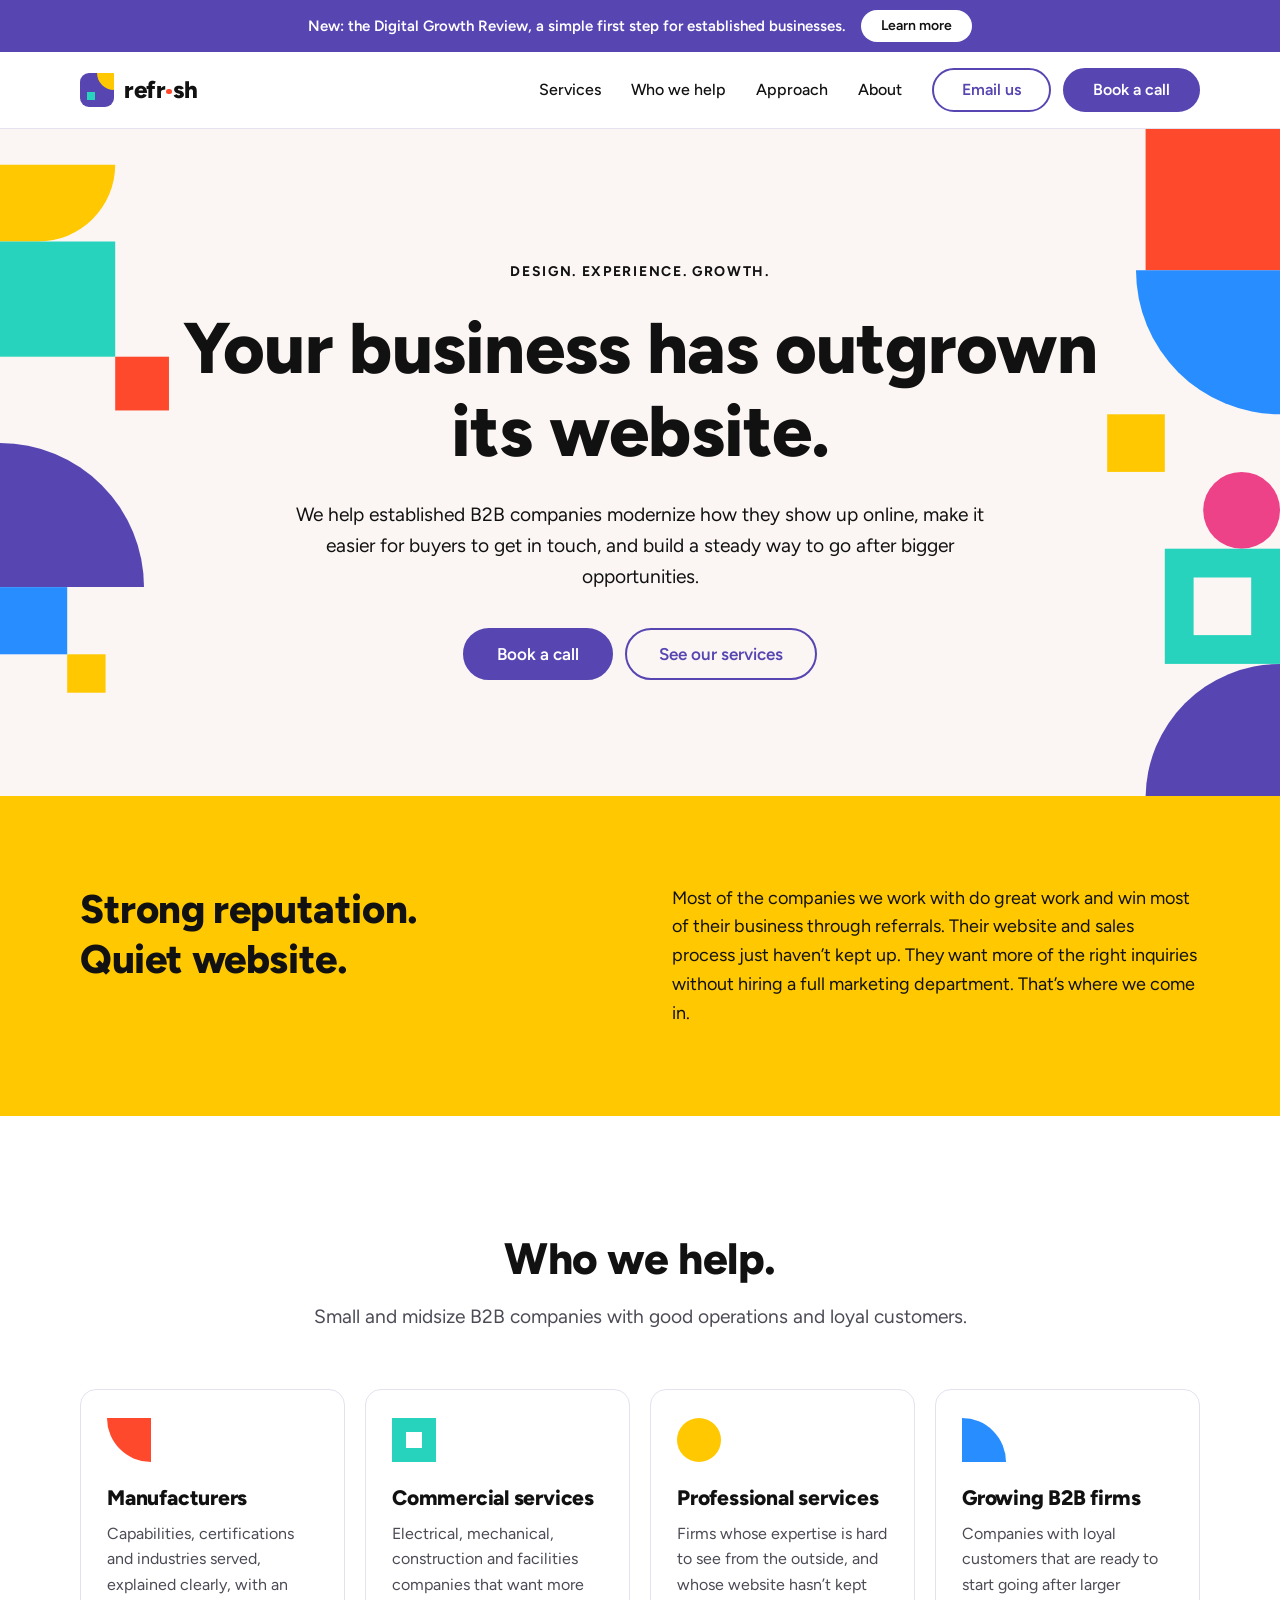
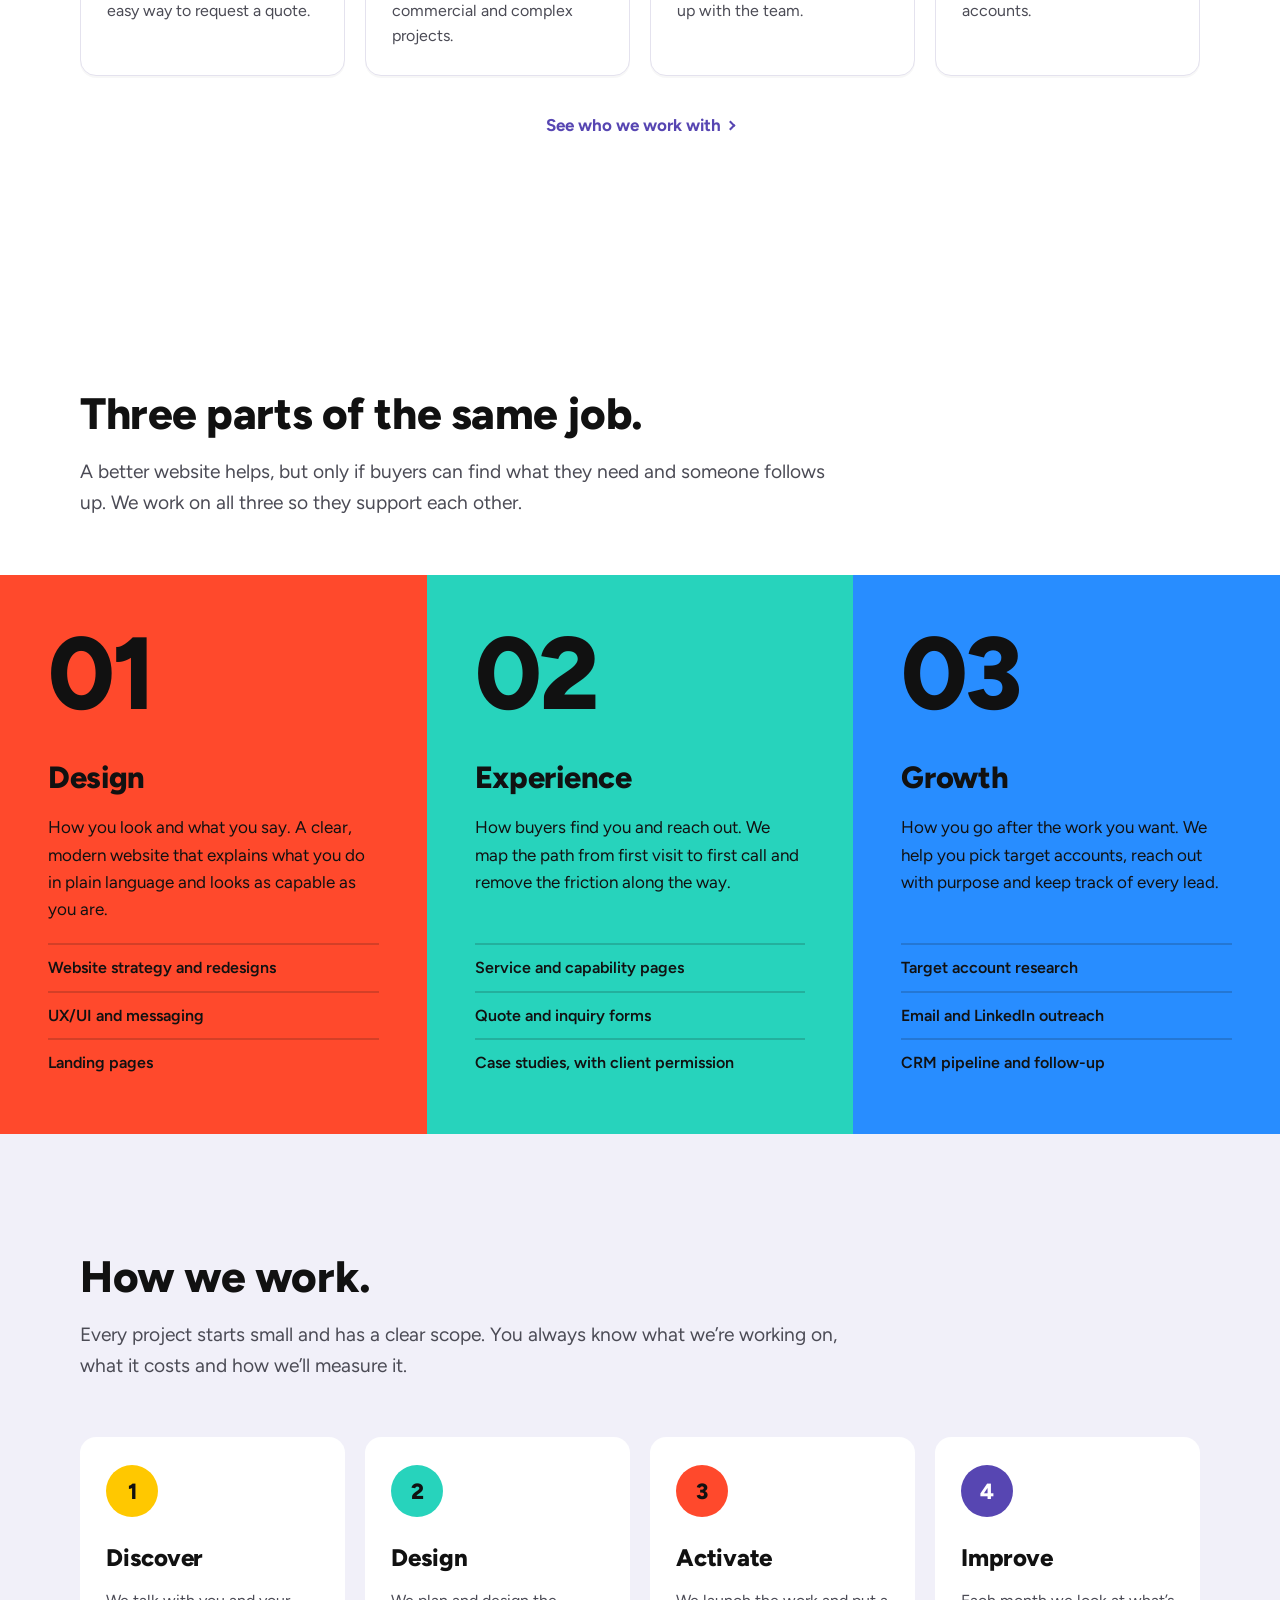
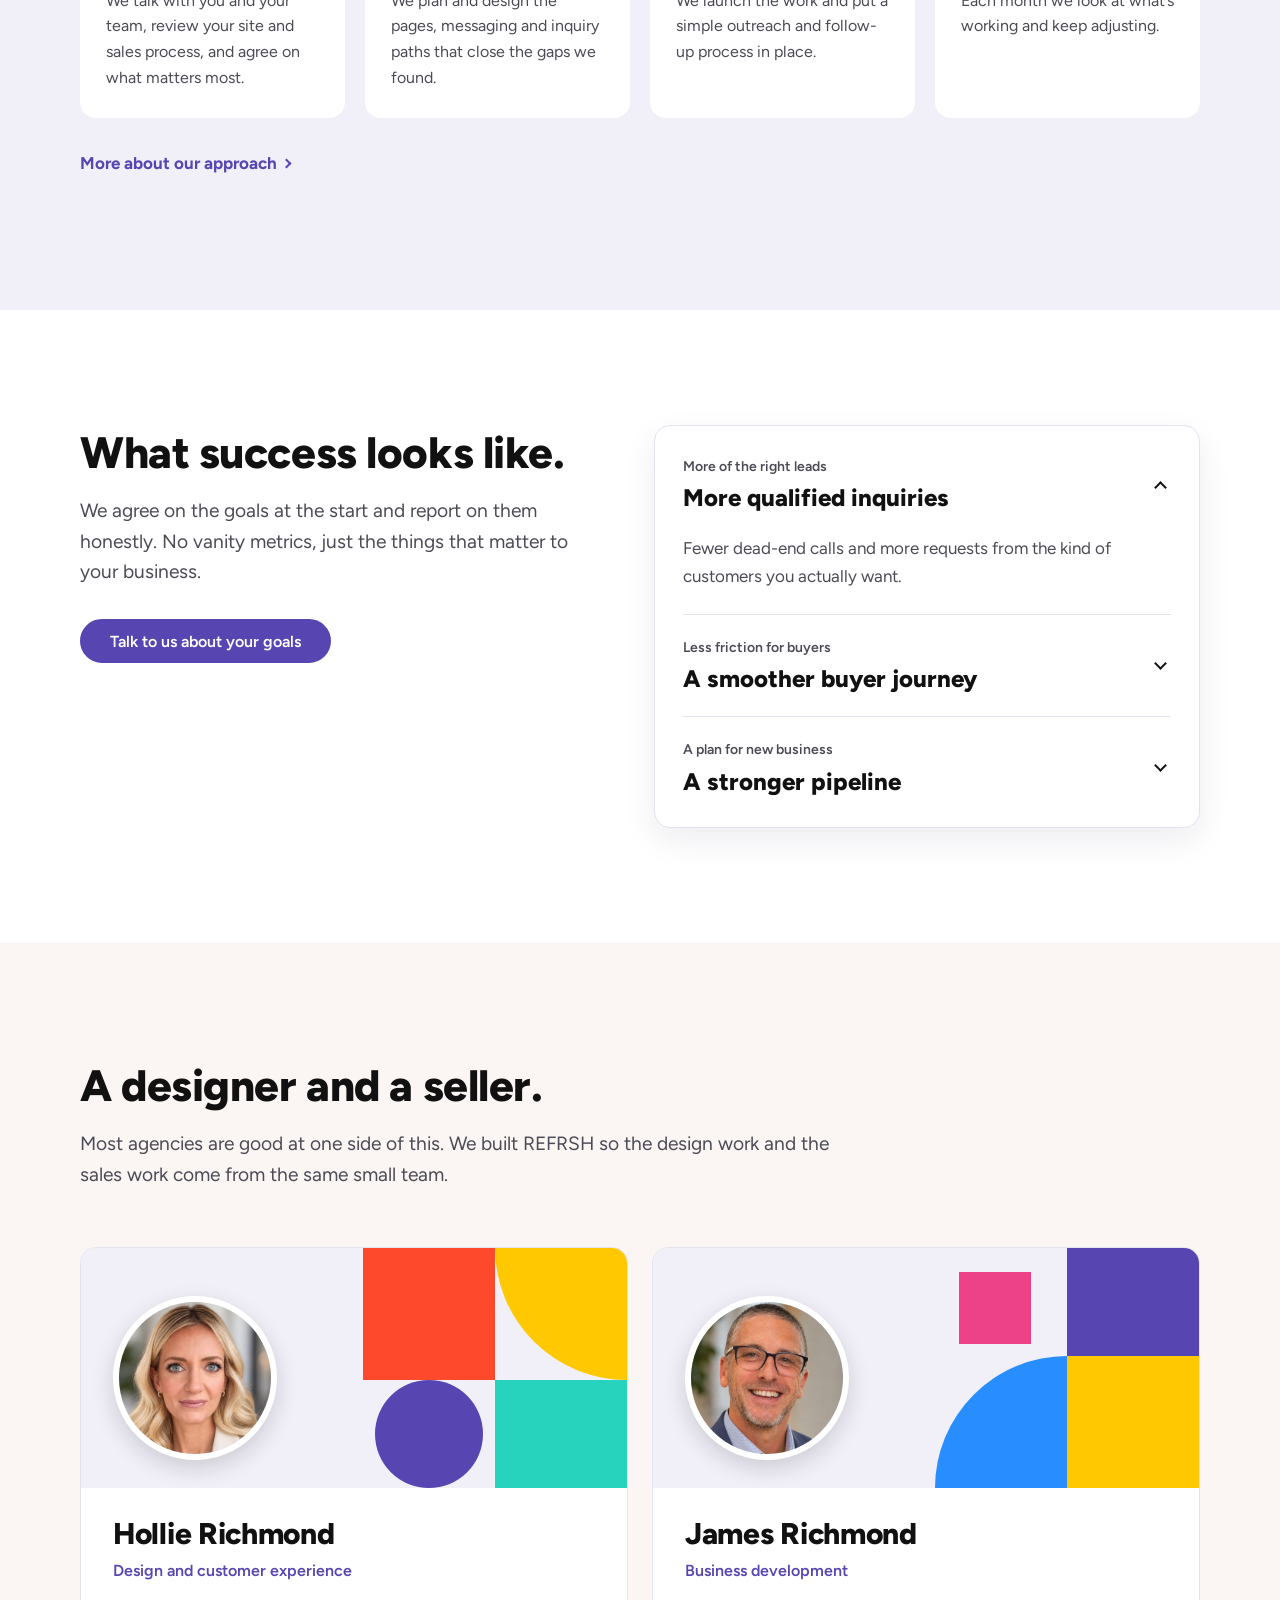
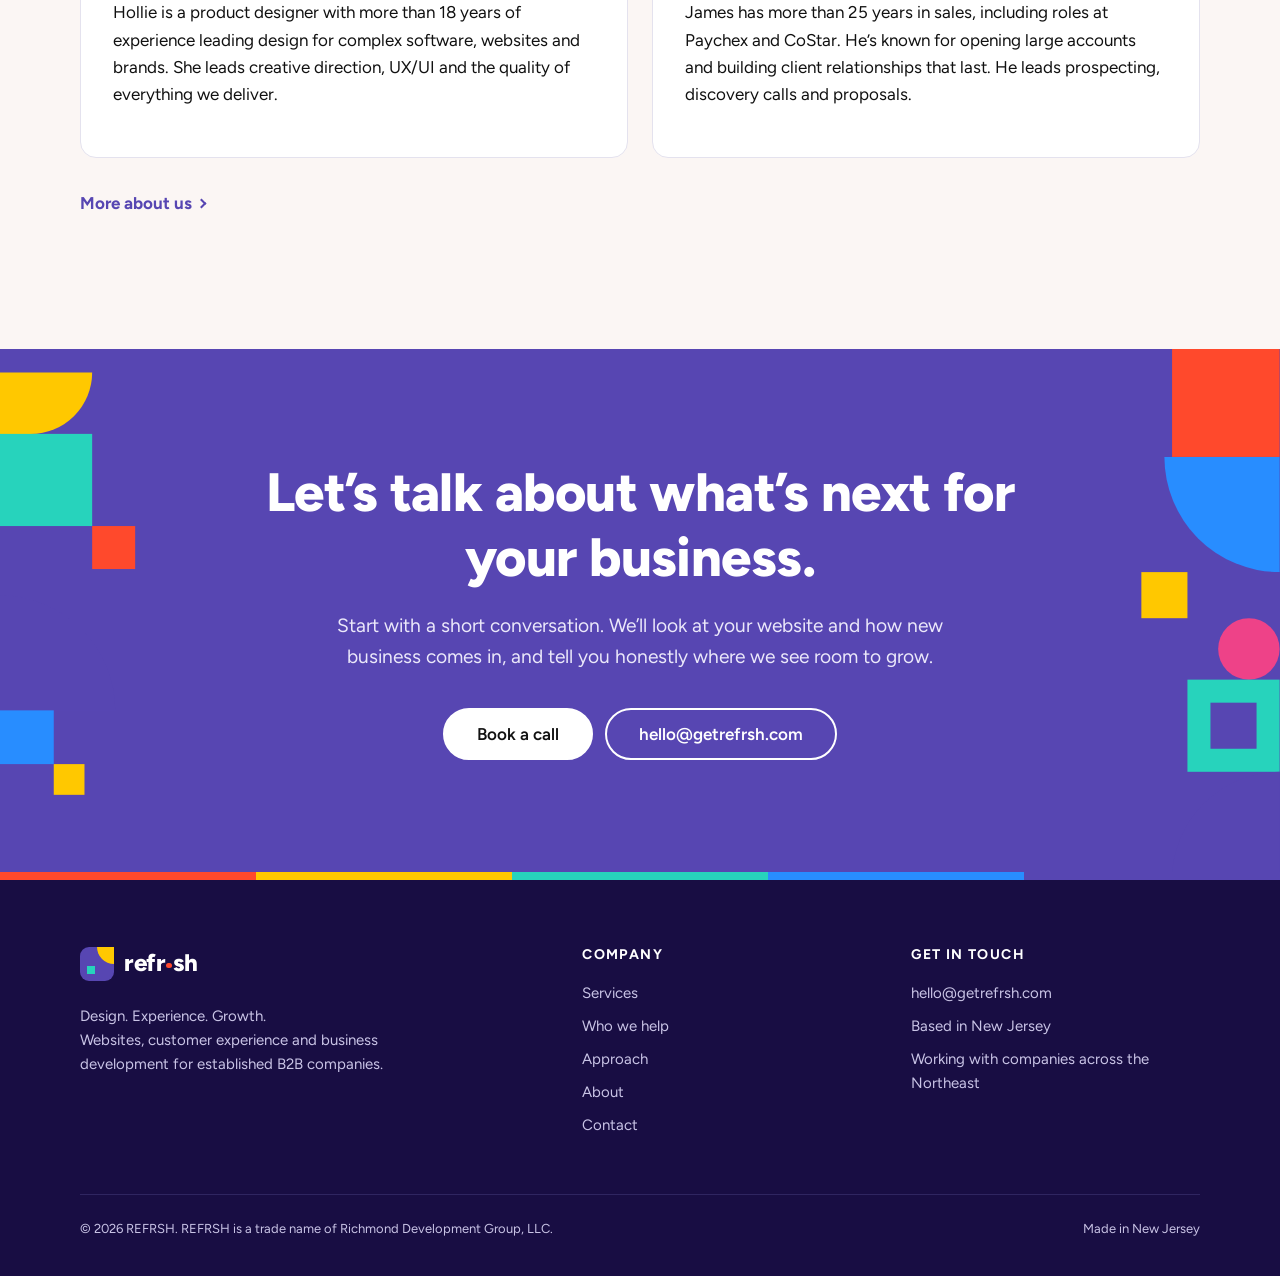
<file: index.html>
<!doctype html>
<html lang="en">
<head>
<meta charset="utf-8">
<meta name="viewport" content="width=device-width, initial-scale=1">
<title>REFRSH | Design, experience and growth for established B2B companies</title>
<meta name="description" content="REFRSH helps established B2B companies in New Jersey and the Northeast modernize their websites, improve the buyer experience and build a steady pipeline of new business.">
<link rel="canonical" href="https://getrefrsh.com/">
<meta property="og:type" content="website">
<meta property="og:site_name" content="REFRSH">
<meta property="og:title" content="REFRSH | Design, experience and growth for established B2B companies">
<meta property="og:description" content="REFRSH helps established B2B companies in New Jersey and the Northeast modernize their websites, improve the buyer experience and build a steady pipeline of new business.">
<meta property="og:url" content="https://getrefrsh.com/">
<meta name="theme-color" content="#5746b2">
<link rel="icon" href="assets/favicon.svg" type="image/svg+xml">
<link rel="preconnect" href="https://fonts.googleapis.com">
<link rel="preconnect" href="https://fonts.gstatic.com" crossorigin>
<link rel="stylesheet" href="assets/site.css?v=5">
</head>
<body>
<a class="skip" href="#main">Skip to content</a>
<div class="announce">
  <div class="wrap">
    <span>New: the Digital Growth Review, a simple first step for established businesses.</span>
    <a href="services.html#review">Learn more</a>
  </div>
</div>
<header class="site-header">
  <div class="wrap">
    <a class="logo" href="index.html" aria-label="REFRSH home"><svg class="mark" viewBox="0 0 34 34" aria-hidden="true"><rect width="34" height="34" rx="9" fill="#5746b2"/><path d="M34 0v17A17 17 0 0 1 17 0z" fill="#ffc800"/><rect x="7" y="19" width="8" height="8" fill="#27d3bc"/></svg><span class="word">refr<span class="gap" aria-hidden="true"></span>sh</span></a>
    <button class="menu-toggle" aria-controls="site-nav" aria-expanded="false" aria-label="Menu"><span></span><span></span><span></span></button>
    <nav class="nav" id="site-nav" aria-label="Main">
      <div class="nav-links"><a href="services.html">Services</a><a href="who-we-help.html">Who we help</a><a href="approach.html">Approach</a><a href="about.html">About</a></div>
      <div class="nav-ctas">
        <a class="btn btn--outline" href="mailto:hello@getrefrsh.com">Email us</a>
        <a class="btn" href="contact.html">Book a call</a>
      </div>
    </nav>
  </div>
</header>
<main id="main">

<section class="hero">
  <div class="shapes shapes--left" aria-hidden="true"><svg viewBox="0 0 200 700" preserveAspectRatio="xMinYMid slice">
  <path d="M0 40h120a80 80 0 0 1-80 80H0z" fill="#ffc800"/>
  <rect x="0" y="120" width="120" height="120" fill="#27d3bc"/>
  <rect x="120" y="240" width="56" height="56" fill="#ff492c"/>
  <path d="M0 330a150 150 0 0 1 150 150H0z" fill="#5746b2"/>
  <rect x="0" y="480" width="70" height="70" fill="#288dff"/>
  <rect x="70" y="550" width="40" height="40" fill="#ffc800"/>
</svg></div>
  <div class="shapes shapes--right" aria-hidden="true"><svg viewBox="0 0 200 700" preserveAspectRatio="xMaxYMid slice">
  <rect x="60" y="0" width="140" height="150" fill="#ff492c"/>
  <path d="M200 150v150a150 150 0 0 1-150-150z" fill="#288dff"/>
  <rect x="20" y="300" width="60" height="60" fill="#ffc800"/>
  <circle cx="160" cy="400" r="40" fill="#ee4288"/>
  <rect x="80" y="440" width="120" height="120" fill="#27d3bc"/>
  <rect x="110" y="470" width="60" height="60" fill="#fbf6f4"/>
  <path d="M200 560v140h-140a140 140 0 0 1 140-140z" fill="#5746b2"/>
</svg></div>
  <div class="wrap">
    <span class="eyebrow">Design. Experience. Growth.</span>
    <h1 class="display">Your business has outgrown its website.</h1>
    <p class="lead">We help established B2B companies modernize how they show up online, make it easier for buyers to get in touch, and build a steady way to go after bigger opportunities.</p>
    <div class="cta-row">
      <a class="btn btn--lg" href="contact.html">Book a call</a>
      <a class="btn btn--outline btn--lg" href="services.html">See our services</a>
    </div>
  </div>
</section>

<section class="band band--yellow">
  <div class="wrap">
    <h2 class="h2">Strong reputation.<br>Quiet website.</h2>
    <p>Most of the companies we work with do great work and win most of their business through referrals. Their website and sales process just haven&rsquo;t kept up. They want more of the right inquiries without hiring a full marketing department. That&rsquo;s where we come in.</p>
  </div>
</section>

<section class="section">
  <div class="wrap">
    <div class="section-head center center reveal">
      <h2 class="h2">Who we help.</h2>
      <p class="lead muted">Small and midsize B2B companies with good operations and loyal customers.</p>
    </div>
    <div class="cards-4">
      <div class="card reveal"><svg class="chip-shape" viewBox="0 0 44 44" aria-hidden="true"><path d="M0 0h44v44A44 44 0 0 1 0 0z" fill="#ff492c"/></svg><h3>Manufacturers</h3><p>Capabilities, certifications and industries served, explained clearly, with an easy way to request a quote.</p></div>
      <div class="card reveal"><svg class="chip-shape" viewBox="0 0 44 44" aria-hidden="true"><rect width="44" height="44" fill="#27d3bc"/><rect x="14" y="14" width="16" height="16" fill="#fff"/></svg><h3>Commercial services</h3><p>Electrical, mechanical, construction and facilities companies that want more commercial and complex projects.</p></div>
      <div class="card reveal"><svg class="chip-shape" viewBox="0 0 44 44" aria-hidden="true"><circle cx="22" cy="22" r="22" fill="#ffc800"/></svg><h3>Professional services</h3><p>Firms whose expertise is hard to see from the outside, and whose website hasn&rsquo;t kept up with the team.</p></div>
      <div class="card reveal"><svg class="chip-shape" viewBox="0 0 44 44" aria-hidden="true"><path d="M0 44V0a44 44 0 0 1 44 44z" fill="#288dff"/></svg><h3>Growing B2B firms</h3><p>Companies with loyal customers that are ready to start going after larger accounts.</p></div>
    </div>
    <p class="center" style="margin-top:36px"><a class="more" href="who-we-help.html">See who we work with</a></p>
  </div>
</section>

<section class="section" style="padding-bottom:0">
  <div class="wrap">
    <div class="section-head reveal">
      <h2 class="h2">Three parts of the same job.</h2>
      <p class="lead muted">A better website helps, but only if buyers can find what they need and someone follows up. We work on all three so they support each other.</p>
    </div>
  </div>
  <div class="tiles">
    <article class="tile tile--orange">
      <span class="num">01</span>
      <h3>Design</h3>
      <p>How you look and what you say. A clear, modern website that explains what you do in plain language and looks as capable as you are.</p>
      <ul><li>Website strategy and redesigns</li><li>UX/UI and messaging</li><li>Landing pages</li></ul>
    </article>
    <article class="tile tile--teal">
      <span class="num">02</span>
      <h3>Experience</h3>
      <p>How buyers find you and reach out. We map the path from first visit to first call and remove the friction along the way.</p>
      <ul><li>Service and capability pages</li><li>Quote and inquiry forms</li><li>Case studies, with client permission</li></ul>
    </article>
    <article class="tile tile--blue">
      <span class="num">03</span>
      <h3>Growth</h3>
      <p>How you go after the work you want. We help you pick target accounts, reach out with purpose and keep track of every lead.</p>
      <ul><li>Target account research</li><li>Email and LinkedIn outreach</li><li>CRM pipeline and follow-up</li></ul>
    </article>
  </div>
</section>

<section class="section section--lav">
  <div class="wrap">
    <div class="section-head reveal">
      <h2 class="h2">How we work.</h2>
      <p class="lead muted">Every project starts small and has a clear scope. You always know what we&rsquo;re working on, what it costs and how we&rsquo;ll measure it.</p>
    </div>
    <div class="steps">
      <div class="step reveal"><h3>Discover</h3><p>We talk with you and your team, review your site and sales process, and agree on what matters most.</p></div>
      <div class="step reveal"><h3>Design</h3><p>We plan and design the pages, messaging and inquiry paths that close the gaps we found.</p></div>
      <div class="step reveal"><h3>Activate</h3><p>We launch the work and put a simple outreach and follow-up process in place.</p></div>
      <div class="step reveal"><h3>Improve</h3><p>Each month we look at what&rsquo;s working and keep adjusting.</p></div>
    </div>
    <p style="margin-top:32px"><a class="more" href="approach.html">More about our approach</a></p>
  </div>
</section>

<section class="section">
  <div class="wrap split">
    <div class="reveal">
      <h2 class="h2">What success looks like.</h2>
      <p class="lead muted" style="margin-top:16px">We agree on the goals at the start and report on them honestly. No vanity metrics, just the things that matter to your business.</p>
      <a class="btn" href="contact.html" style="margin-top:12px">Talk to us about your goals</a>
    </div>
    <div class="accordion reveal">
      <details open>
        <summary><span class="kicker">More of the right leads</span><span class="title">More qualified inquiries</span></summary>
        <div class="body"><p>Fewer dead-end calls and more requests from the kind of customers you actually want.</p></div>
      </details>
      <details>
        <summary><span class="kicker">Less friction for buyers</span><span class="title">A smoother buyer journey</span></summary>
        <div class="body"><p>Buyers find the information they need quickly and know exactly how to reach you.</p></div>
      </details>
      <details>
        <summary><span class="kicker">A plan for new business</span><span class="title">A stronger pipeline</span></summary>
        <div class="body"><p>A clear list of target accounts and a process for following up, so good leads don&rsquo;t slip away.</p></div>
      </details>
    </div>
  </div>
</section>

<section class="section section--cream">
  <div class="wrap">
    <div class="section-head reveal">
      <h2 class="h2">A designer and a seller.</h2>
      <p class="lead muted">Most agencies are good at one side of this. We built REFRSH so the design work and the sales work come from the same small team.</p>
    </div>
    <div class="team">
      <article class="person reveal">
        <div class="art"><svg viewBox="0 0 600 200" preserveAspectRatio="xMaxYMid slice" aria-hidden="true"><rect width="600" height="200" fill="#f1f0f9"/><rect x="380" y="0" width="110" height="110" fill="#ff492c"/><path d="M490 0h110v110A110 110 0 0 1 490 0z" fill="#ffc800"/><rect x="490" y="110" width="110" height="90" fill="#27d3bc"/><circle cx="435" cy="155" r="45" fill="#5746b2"/></svg><img class="photo" src="assets/hollie.jpg" alt="Hollie Richmond" width="400" height="400" loading="lazy"></div>
        <div class="content">
          <h3>Hollie Richmond</h3>
          <p class="role">Design and customer experience</p>
          <p>Hollie is a product designer with more than 18 years of experience leading design for complex software, websites and brands. She leads creative direction, UX/UI and the quality of everything we deliver.</p>
        </div>
      </article>
      <article class="person reveal">
        <div class="art"><svg viewBox="0 0 600 200" preserveAspectRatio="xMaxYMid slice" aria-hidden="true"><rect width="600" height="200" fill="#f1f0f9"/><path d="M380 200a110 110 0 0 1 110-110v110z" fill="#288dff"/><rect x="490" y="90" width="110" height="110" fill="#ffc800"/><rect x="490" y="0" width="110" height="90" fill="#5746b2"/><rect x="400" y="20" width="60" height="60" fill="#ee4288"/></svg><img class="photo" src="assets/james.jpg" alt="James Richmond" width="400" height="400" loading="lazy"></div>
        <div class="content">
          <h3>James Richmond</h3>
          <p class="role">Business development</p>
          <p>James has more than 25 years in sales, including roles at Paychex and CoStar. He&rsquo;s known for opening large accounts and building client relationships that last. He leads prospecting, discovery calls and proposals.</p>
        </div>
      </article>
    </div>
    <p style="margin-top:32px"><a class="more" href="about.html">More about us</a></p>
  </div>
</section>

<section class="cta-band">
  <div class="shapes shapes--left" aria-hidden="true"><svg viewBox="0 0 200 700" preserveAspectRatio="xMinYMid slice">
  <path d="M0 40h120a80 80 0 0 1-80 80H0z" fill="#ffc800"/>
  <rect x="0" y="120" width="120" height="120" fill="#27d3bc"/>
  <rect x="120" y="240" width="56" height="56" fill="#ff492c"/>
  <path d="M0 330a150 150 0 0 1 150 150H0z" fill="#5746b2"/>
  <rect x="0" y="480" width="70" height="70" fill="#288dff"/>
  <rect x="70" y="550" width="40" height="40" fill="#ffc800"/>
</svg></div>
  <div class="shapes shapes--right" aria-hidden="true"><svg viewBox="0 0 200 700" preserveAspectRatio="xMaxYMid slice">
  <rect x="60" y="0" width="140" height="150" fill="#ff492c"/>
  <path d="M200 150v150a150 150 0 0 1-150-150z" fill="#288dff"/>
  <rect x="20" y="300" width="60" height="60" fill="#ffc800"/>
  <circle cx="160" cy="400" r="40" fill="#ee4288"/>
  <rect x="80" y="440" width="120" height="120" fill="#27d3bc"/>
  <rect x="110" y="470" width="60" height="60" fill="#5746b2"/>
  <path d="M200 560v140h-140a140 140 0 0 1 140-140z" fill="#5746b2"/>
</svg></div>
  <div class="wrap reveal">
    <h2 class="h2">Let&rsquo;s talk about what&rsquo;s next for your business.</h2>
    <p class="lead">Start with a short conversation. We&rsquo;ll look at your website and how new business comes in, and tell you honestly where we see room to grow.</p>
    <div class="cta-row">
      <a class="btn btn--white btn--lg" href="contact.html">Book a call</a>
      <a class="btn btn--ghost-white btn--lg" href="mailto:hello@getrefrsh.com">hello@getrefrsh.com</a>
    </div>
  </div>
</section>

</main>
<div class="footer-bar" aria-hidden="true"><span style="background:#ff492c"></span><span style="background:#ffc800"></span><span style="background:#27d3bc"></span><span style="background:#288dff"></span><span style="background:#5746b2"></span></div>
<footer class="site-footer">
  <div class="wrap">
    <div class="top">
      <div>
        <a class="logo" href="index.html" aria-label="REFRSH home"><svg class="mark" viewBox="0 0 34 34" aria-hidden="true"><rect width="34" height="34" rx="9" fill="#5746b2"/><path d="M34 0v17A17 17 0 0 1 17 0z" fill="#ffc800"/><rect x="7" y="19" width="8" height="8" fill="#27d3bc"/></svg><span class="word">refr<span class="gap" aria-hidden="true"></span>sh</span></a>
        <p class="tagline">Design. Experience. Growth.<br>Websites, customer experience and business development for established B2B companies.</p>
      </div>
      <div>
        <h4>Company</h4>
        <ul>
          <li><a href="services.html">Services</a></li>
          <li><a href="who-we-help.html">Who we help</a></li>
          <li><a href="approach.html">Approach</a></li>
          <li><a href="about.html">About</a></li>
          <li><a href="contact.html">Contact</a></li>
        </ul>
      </div>
      <div>
        <h4>Get in touch</h4>
        <ul>
          <li><a href="mailto:hello@getrefrsh.com">hello@getrefrsh.com</a></li>
          <li>Based in New Jersey</li>
          <li>Working with companies across the Northeast</li>
        </ul>
      </div>
    </div>
    <div class="bottom">
      <span>&copy; <span id="year">2026</span> REFRSH. REFRSH is a trade name of Richmond Development Group, LLC.</span>
      <span>Made in New Jersey</span>
    </div>
  </div>
</footer>
<script src="assets/site.js?v=3" defer></script>
</body>
</html>
</file>
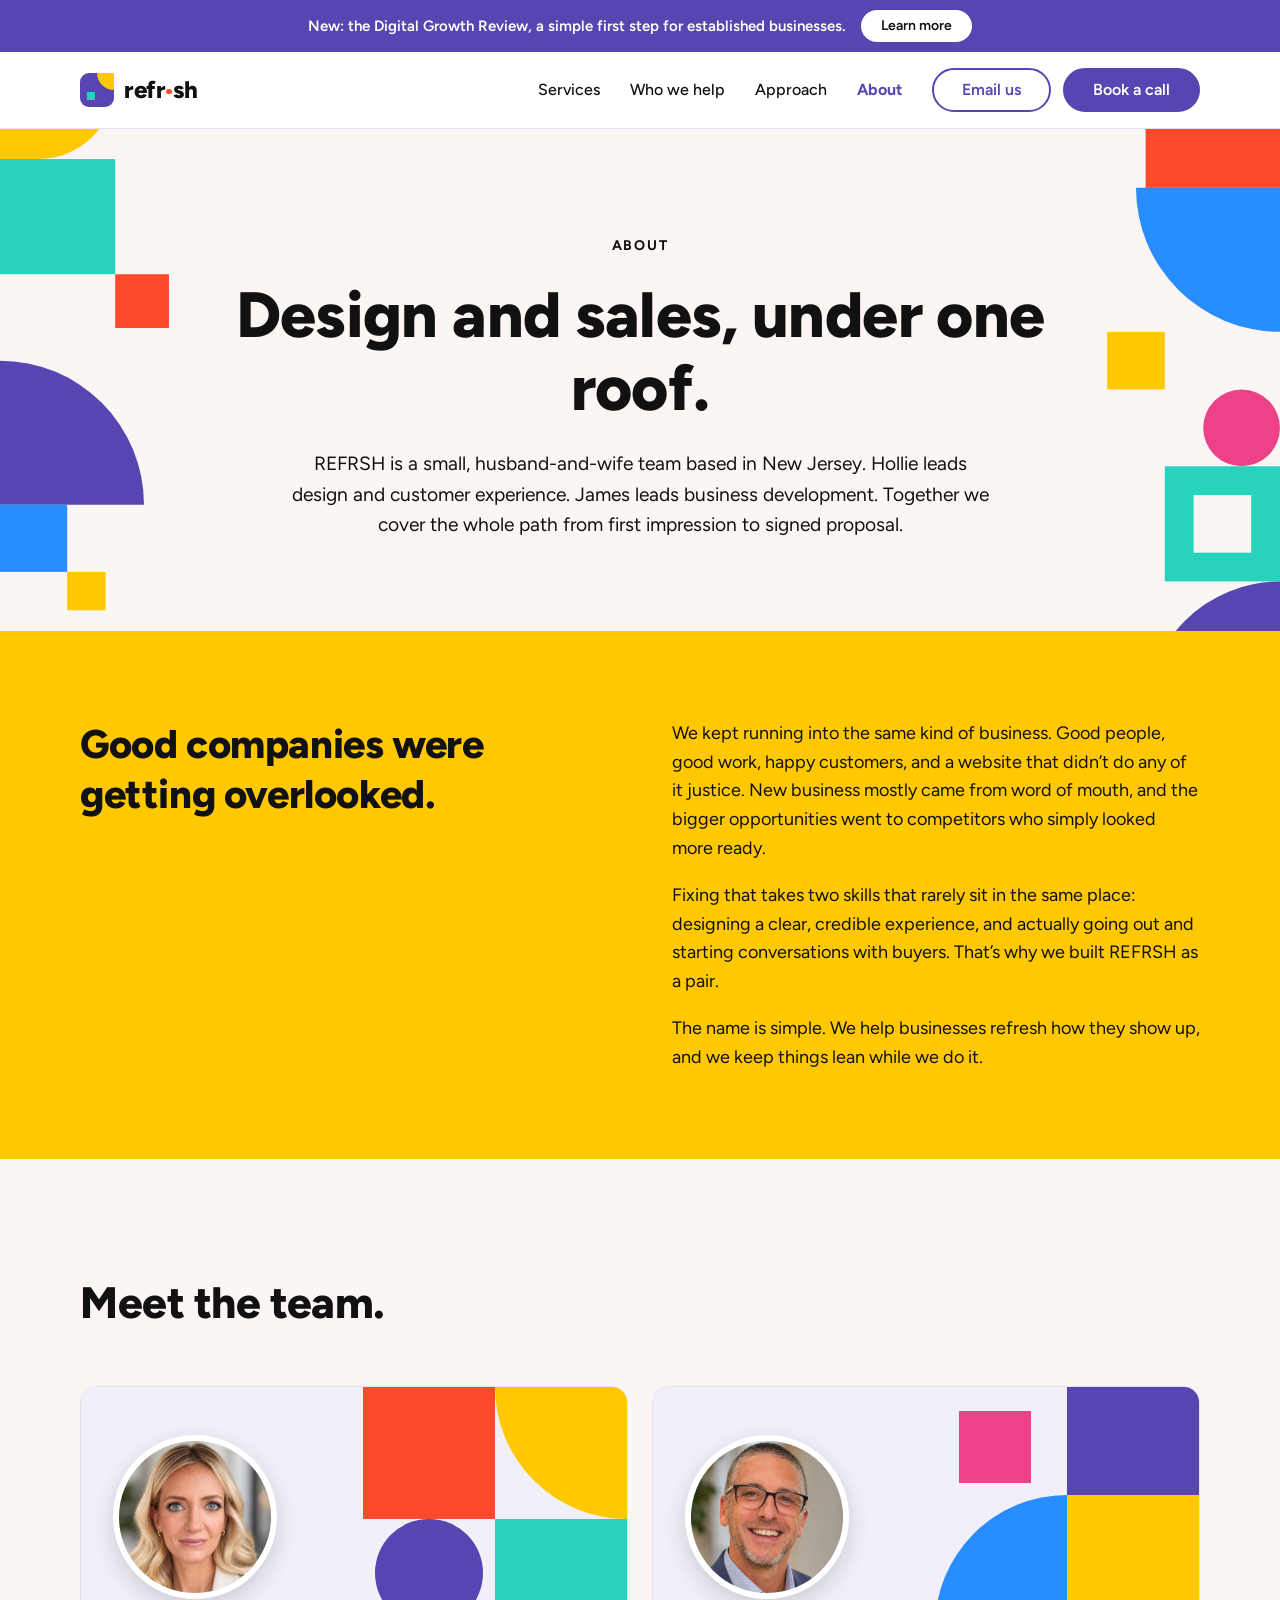
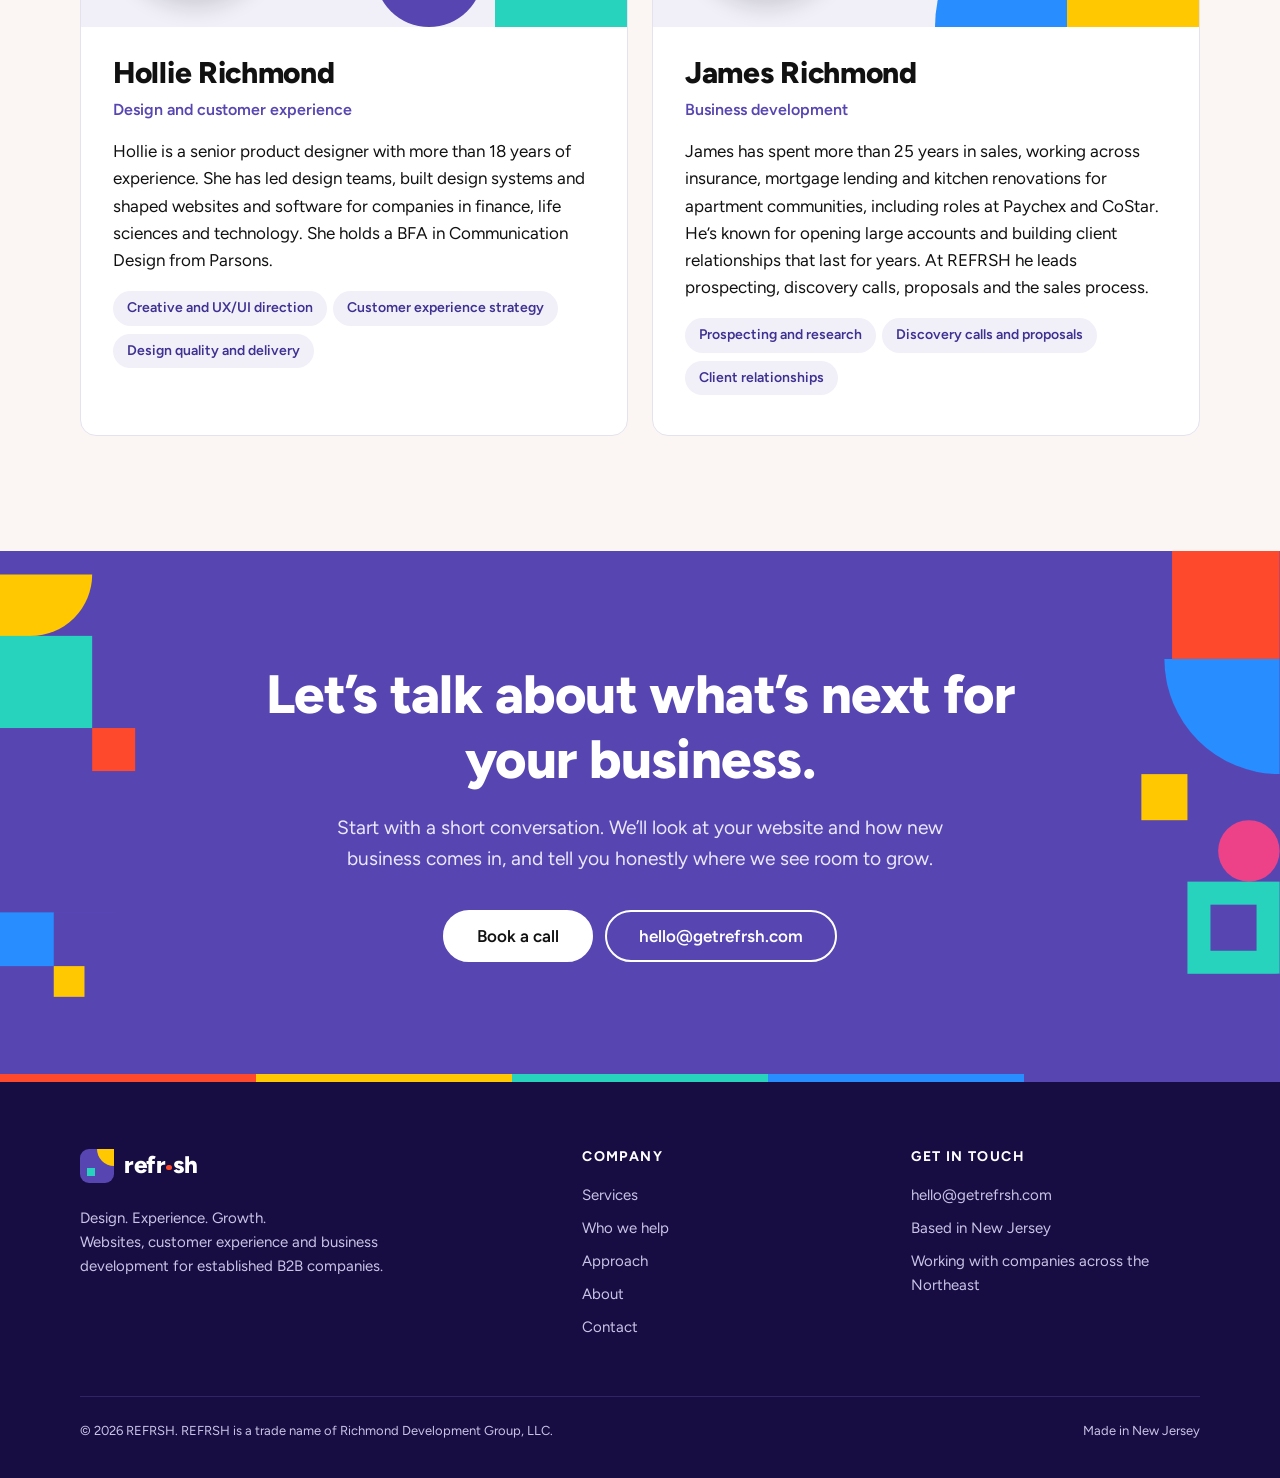
<file: about.html>
<!doctype html>
<html lang="en">
<head>
<meta charset="utf-8">
<meta name="viewport" content="width=device-width, initial-scale=1">
<title>About | REFRSH</title>
<meta name="description" content="REFRSH is a New Jersey team pairing senior design and customer experience with more than 25 years of hands-on sales and business development.">
<link rel="canonical" href="https://getrefrsh.com/about.html">
<meta property="og:type" content="website">
<meta property="og:site_name" content="REFRSH">
<meta property="og:title" content="About | REFRSH">
<meta property="og:description" content="REFRSH is a New Jersey team pairing senior design and customer experience with more than 25 years of hands-on sales and business development.">
<meta property="og:url" content="https://getrefrsh.com/about.html">
<meta name="theme-color" content="#5746b2">
<link rel="icon" href="assets/favicon.svg" type="image/svg+xml">
<link rel="preconnect" href="https://fonts.googleapis.com">
<link rel="preconnect" href="https://fonts.gstatic.com" crossorigin>
<link rel="stylesheet" href="assets/site.css?v=5">
</head>
<body>
<a class="skip" href="#main">Skip to content</a>
<div class="announce">
  <div class="wrap">
    <span>New: the Digital Growth Review, a simple first step for established businesses.</span>
    <a href="services.html#review">Learn more</a>
  </div>
</div>
<header class="site-header">
  <div class="wrap">
    <a class="logo" href="index.html" aria-label="REFRSH home"><svg class="mark" viewBox="0 0 34 34" aria-hidden="true"><rect width="34" height="34" rx="9" fill="#5746b2"/><path d="M34 0v17A17 17 0 0 1 17 0z" fill="#ffc800"/><rect x="7" y="19" width="8" height="8" fill="#27d3bc"/></svg><span class="word">refr<span class="gap" aria-hidden="true"></span>sh</span></a>
    <button class="menu-toggle" aria-controls="site-nav" aria-expanded="false" aria-label="Menu"><span></span><span></span><span></span></button>
    <nav class="nav" id="site-nav" aria-label="Main">
      <div class="nav-links"><a href="services.html">Services</a><a href="who-we-help.html">Who we help</a><a href="approach.html">Approach</a><a href="about.html" aria-current="page">About</a></div>
      <div class="nav-ctas">
        <a class="btn btn--outline" href="mailto:hello@getrefrsh.com">Email us</a>
        <a class="btn" href="contact.html">Book a call</a>
      </div>
    </nav>
  </div>
</header>
<main id="main">

<section class="page-head">
  <div class="shapes shapes--left" aria-hidden="true"><svg viewBox="0 0 200 700" preserveAspectRatio="xMinYMid slice">
  <path d="M0 40h120a80 80 0 0 1-80 80H0z" fill="#ffc800"/>
  <rect x="0" y="120" width="120" height="120" fill="#27d3bc"/>
  <rect x="120" y="240" width="56" height="56" fill="#ff492c"/>
  <path d="M0 330a150 150 0 0 1 150 150H0z" fill="#5746b2"/>
  <rect x="0" y="480" width="70" height="70" fill="#288dff"/>
  <rect x="70" y="550" width="40" height="40" fill="#ffc800"/>
</svg></div>
  <div class="shapes shapes--right" aria-hidden="true"><svg viewBox="0 0 200 700" preserveAspectRatio="xMaxYMid slice">
  <rect x="60" y="0" width="140" height="150" fill="#ff492c"/>
  <path d="M200 150v150a150 150 0 0 1-150-150z" fill="#288dff"/>
  <rect x="20" y="300" width="60" height="60" fill="#ffc800"/>
  <circle cx="160" cy="400" r="40" fill="#ee4288"/>
  <rect x="80" y="440" width="120" height="120" fill="#27d3bc"/>
  <rect x="110" y="470" width="60" height="60" fill="#fbf6f4"/>
  <path d="M200 560v140h-140a140 140 0 0 1 140-140z" fill="#5746b2"/>
</svg></div>
  <div class="wrap">
    <span class="eyebrow">About</span>
    <h1>Design and sales, under one roof.</h1>
    <p class="lead">REFRSH is a small, husband-and-wife team based in New Jersey. Hollie leads design and customer experience. James leads business development. Together we cover the whole path from first impression to signed proposal.</p>
  </div>
</section>

<section class="band band--yellow">
  <div class="wrap">
    <h2 class="h2">Good companies were getting overlooked.</h2>
    <div>
      <p style="margin-bottom:1em">We kept running into the same kind of business. Good people, good work, happy customers, and a website that didn&rsquo;t do any of it justice. New business mostly came from word of mouth, and the bigger opportunities went to competitors who simply looked more ready.</p>
      <p style="margin-bottom:1em">Fixing that takes two skills that rarely sit in the same place: designing a clear, credible experience, and actually going out and starting conversations with buyers. That&rsquo;s why we built REFRSH as a pair.</p>
      <p>The name is simple. We help businesses refresh how they show up, and we keep things lean while we do it.</p>
    </div>
  </div>
</section>

<section class="section section--cream">
  <div class="wrap">
    <div class="section-head reveal">
      <h2 class="h2">Meet the team.</h2>
    </div>
    <div class="team">
      <article class="person reveal">
        <div class="art"><svg viewBox="0 0 600 200" preserveAspectRatio="xMaxYMid slice" aria-hidden="true"><rect width="600" height="200" fill="#f1f0f9"/><rect x="380" y="0" width="110" height="110" fill="#ff492c"/><path d="M490 0h110v110A110 110 0 0 1 490 0z" fill="#ffc800"/><rect x="490" y="110" width="110" height="90" fill="#27d3bc"/><circle cx="435" cy="155" r="45" fill="#5746b2"/></svg><img class="photo" src="assets/hollie.jpg" alt="Hollie Richmond" width="400" height="400" loading="lazy"></div>
        <div class="content">
          <h3>Hollie Richmond</h3>
          <p class="role">Design and customer experience</p>
          <p>Hollie is a senior product designer with more than 18 years of experience. She has led design teams, built design systems and shaped websites and software for companies in finance, life sciences and technology. She holds a BFA in Communication Design from Parsons.</p><ul><li>Creative and UX/UI direction</li><li>Customer experience strategy</li><li>Design quality and delivery</li></ul>
        </div>
      </article>
      <article class="person reveal">
        <div class="art"><svg viewBox="0 0 600 200" preserveAspectRatio="xMaxYMid slice" aria-hidden="true"><rect width="600" height="200" fill="#f1f0f9"/><path d="M380 200a110 110 0 0 1 110-110v110z" fill="#288dff"/><rect x="490" y="90" width="110" height="110" fill="#ffc800"/><rect x="490" y="0" width="110" height="90" fill="#5746b2"/><rect x="400" y="20" width="60" height="60" fill="#ee4288"/></svg><img class="photo" src="assets/james.jpg" alt="James Richmond" width="400" height="400" loading="lazy"></div>
        <div class="content">
          <h3>James Richmond</h3>
          <p class="role">Business development</p>
          <p>James has spent more than 25 years in sales, working across insurance, mortgage lending and kitchen renovations for apartment communities, including roles at Paychex and CoStar. He&rsquo;s known for opening large accounts and building client relationships that last for years. At REFRSH he leads prospecting, discovery calls, proposals and the sales process.</p><ul><li>Prospecting and research</li><li>Discovery calls and proposals</li><li>Client relationships</li></ul>
        </div>
      </article>
    </div>
  </div>
</section>

<section class="cta-band">
  <div class="shapes shapes--left" aria-hidden="true"><svg viewBox="0 0 200 700" preserveAspectRatio="xMinYMid slice">
  <path d="M0 40h120a80 80 0 0 1-80 80H0z" fill="#ffc800"/>
  <rect x="0" y="120" width="120" height="120" fill="#27d3bc"/>
  <rect x="120" y="240" width="56" height="56" fill="#ff492c"/>
  <path d="M0 330a150 150 0 0 1 150 150H0z" fill="#5746b2"/>
  <rect x="0" y="480" width="70" height="70" fill="#288dff"/>
  <rect x="70" y="550" width="40" height="40" fill="#ffc800"/>
</svg></div>
  <div class="shapes shapes--right" aria-hidden="true"><svg viewBox="0 0 200 700" preserveAspectRatio="xMaxYMid slice">
  <rect x="60" y="0" width="140" height="150" fill="#ff492c"/>
  <path d="M200 150v150a150 150 0 0 1-150-150z" fill="#288dff"/>
  <rect x="20" y="300" width="60" height="60" fill="#ffc800"/>
  <circle cx="160" cy="400" r="40" fill="#ee4288"/>
  <rect x="80" y="440" width="120" height="120" fill="#27d3bc"/>
  <rect x="110" y="470" width="60" height="60" fill="#5746b2"/>
  <path d="M200 560v140h-140a140 140 0 0 1 140-140z" fill="#5746b2"/>
</svg></div>
  <div class="wrap reveal">
    <h2 class="h2">Let&rsquo;s talk about what&rsquo;s next for your business.</h2>
    <p class="lead">Start with a short conversation. We&rsquo;ll look at your website and how new business comes in, and tell you honestly where we see room to grow.</p>
    <div class="cta-row">
      <a class="btn btn--white btn--lg" href="contact.html">Book a call</a>
      <a class="btn btn--ghost-white btn--lg" href="mailto:hello@getrefrsh.com">hello@getrefrsh.com</a>
    </div>
  </div>
</section>

</main>
<div class="footer-bar" aria-hidden="true"><span style="background:#ff492c"></span><span style="background:#ffc800"></span><span style="background:#27d3bc"></span><span style="background:#288dff"></span><span style="background:#5746b2"></span></div>
<footer class="site-footer">
  <div class="wrap">
    <div class="top">
      <div>
        <a class="logo" href="index.html" aria-label="REFRSH home"><svg class="mark" viewBox="0 0 34 34" aria-hidden="true"><rect width="34" height="34" rx="9" fill="#5746b2"/><path d="M34 0v17A17 17 0 0 1 17 0z" fill="#ffc800"/><rect x="7" y="19" width="8" height="8" fill="#27d3bc"/></svg><span class="word">refr<span class="gap" aria-hidden="true"></span>sh</span></a>
        <p class="tagline">Design. Experience. Growth.<br>Websites, customer experience and business development for established B2B companies.</p>
      </div>
      <div>
        <h4>Company</h4>
        <ul>
          <li><a href="services.html">Services</a></li>
          <li><a href="who-we-help.html">Who we help</a></li>
          <li><a href="approach.html">Approach</a></li>
          <li><a href="about.html">About</a></li>
          <li><a href="contact.html">Contact</a></li>
        </ul>
      </div>
      <div>
        <h4>Get in touch</h4>
        <ul>
          <li><a href="mailto:hello@getrefrsh.com">hello@getrefrsh.com</a></li>
          <li>Based in New Jersey</li>
          <li>Working with companies across the Northeast</li>
        </ul>
      </div>
    </div>
    <div class="bottom">
      <span>&copy; <span id="year">2026</span> REFRSH. REFRSH is a trade name of Richmond Development Group, LLC.</span>
      <span>Made in New Jersey</span>
    </div>
  </div>
</footer>
<script src="assets/site.js?v=3" defer></script>
</body>
</html>
</file>
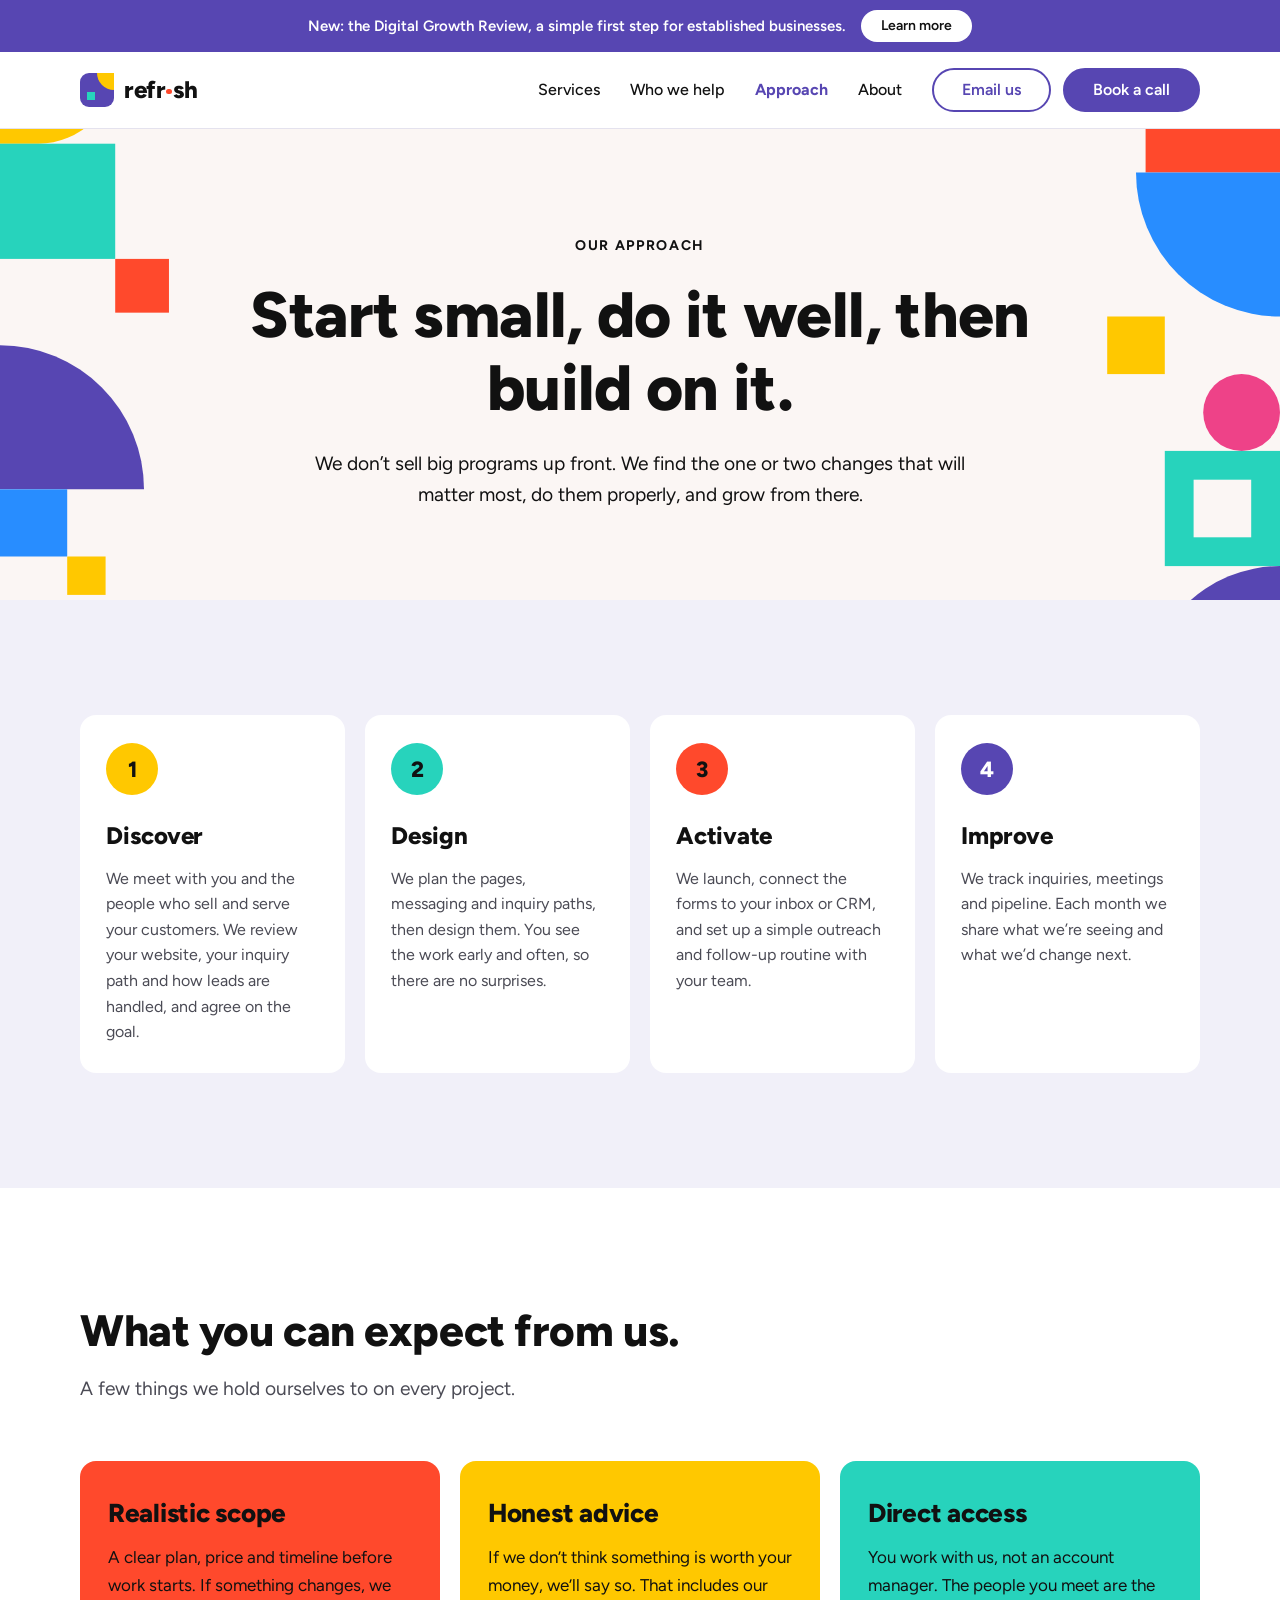
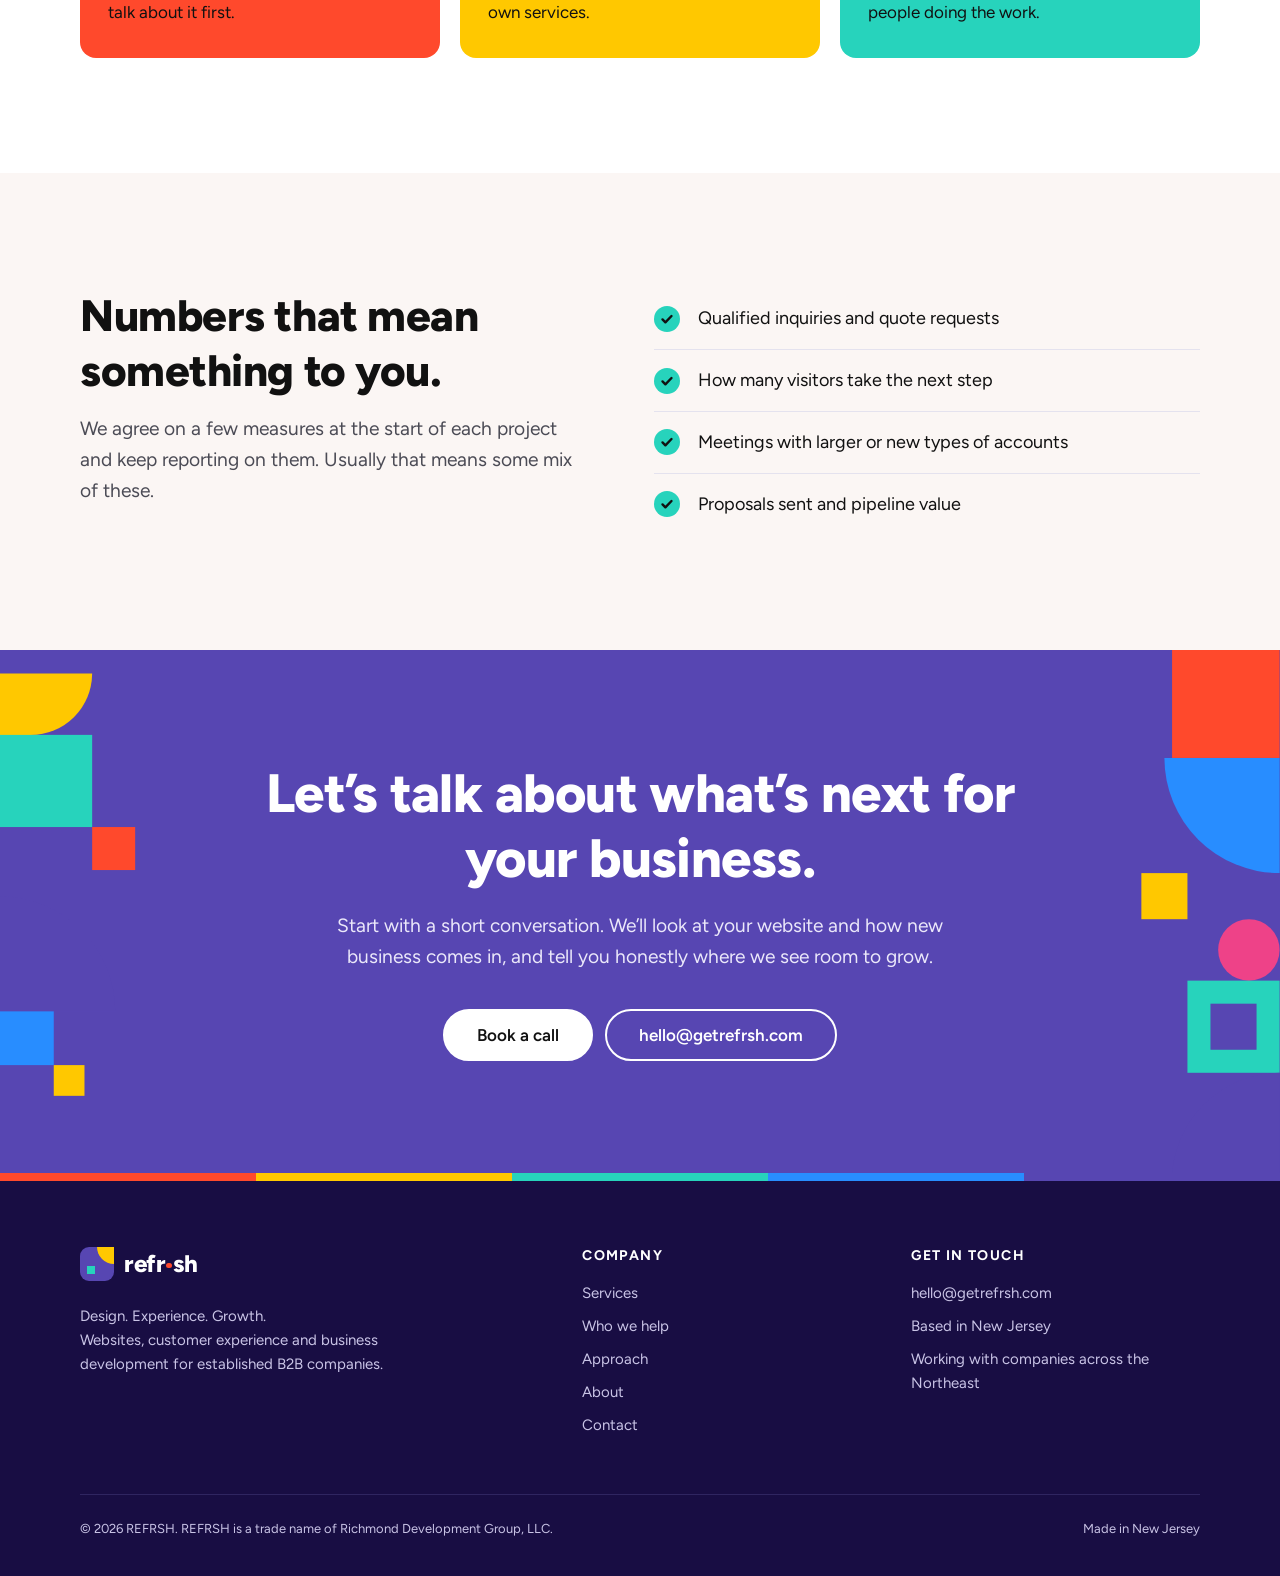
<file: approach.html>
<!doctype html>
<html lang="en">
<head>
<meta charset="utf-8">
<meta name="viewport" content="width=device-width, initial-scale=1">
<title>Our approach | REFRSH</title>
<meta name="description" content="How REFRSH works: Discover, Design, Activate and Improve. Realistic scope, honest advice and measurable results.">
<link rel="canonical" href="https://getrefrsh.com/approach.html">
<meta property="og:type" content="website">
<meta property="og:site_name" content="REFRSH">
<meta property="og:title" content="Our approach | REFRSH">
<meta property="og:description" content="How REFRSH works: Discover, Design, Activate and Improve. Realistic scope, honest advice and measurable results.">
<meta property="og:url" content="https://getrefrsh.com/approach.html">
<meta name="theme-color" content="#5746b2">
<link rel="icon" href="assets/favicon.svg" type="image/svg+xml">
<link rel="preconnect" href="https://fonts.googleapis.com">
<link rel="preconnect" href="https://fonts.gstatic.com" crossorigin>
<link rel="stylesheet" href="assets/site.css?v=5">
</head>
<body>
<a class="skip" href="#main">Skip to content</a>
<div class="announce">
  <div class="wrap">
    <span>New: the Digital Growth Review, a simple first step for established businesses.</span>
    <a href="services.html#review">Learn more</a>
  </div>
</div>
<header class="site-header">
  <div class="wrap">
    <a class="logo" href="index.html" aria-label="REFRSH home"><svg class="mark" viewBox="0 0 34 34" aria-hidden="true"><rect width="34" height="34" rx="9" fill="#5746b2"/><path d="M34 0v17A17 17 0 0 1 17 0z" fill="#ffc800"/><rect x="7" y="19" width="8" height="8" fill="#27d3bc"/></svg><span class="word">refr<span class="gap" aria-hidden="true"></span>sh</span></a>
    <button class="menu-toggle" aria-controls="site-nav" aria-expanded="false" aria-label="Menu"><span></span><span></span><span></span></button>
    <nav class="nav" id="site-nav" aria-label="Main">
      <div class="nav-links"><a href="services.html">Services</a><a href="who-we-help.html">Who we help</a><a href="approach.html" aria-current="page">Approach</a><a href="about.html">About</a></div>
      <div class="nav-ctas">
        <a class="btn btn--outline" href="mailto:hello@getrefrsh.com">Email us</a>
        <a class="btn" href="contact.html">Book a call</a>
      </div>
    </nav>
  </div>
</header>
<main id="main">

<section class="page-head">
  <div class="shapes shapes--left" aria-hidden="true"><svg viewBox="0 0 200 700" preserveAspectRatio="xMinYMid slice">
  <path d="M0 40h120a80 80 0 0 1-80 80H0z" fill="#ffc800"/>
  <rect x="0" y="120" width="120" height="120" fill="#27d3bc"/>
  <rect x="120" y="240" width="56" height="56" fill="#ff492c"/>
  <path d="M0 330a150 150 0 0 1 150 150H0z" fill="#5746b2"/>
  <rect x="0" y="480" width="70" height="70" fill="#288dff"/>
  <rect x="70" y="550" width="40" height="40" fill="#ffc800"/>
</svg></div>
  <div class="shapes shapes--right" aria-hidden="true"><svg viewBox="0 0 200 700" preserveAspectRatio="xMaxYMid slice">
  <rect x="60" y="0" width="140" height="150" fill="#ff492c"/>
  <path d="M200 150v150a150 150 0 0 1-150-150z" fill="#288dff"/>
  <rect x="20" y="300" width="60" height="60" fill="#ffc800"/>
  <circle cx="160" cy="400" r="40" fill="#ee4288"/>
  <rect x="80" y="440" width="120" height="120" fill="#27d3bc"/>
  <rect x="110" y="470" width="60" height="60" fill="#fbf6f4"/>
  <path d="M200 560v140h-140a140 140 0 0 1 140-140z" fill="#5746b2"/>
</svg></div>
  <div class="wrap">
    <span class="eyebrow">Our approach</span>
    <h1>Start small, do it well, then build on it.</h1>
    <p class="lead">We don&rsquo;t sell big programs up front. We find the one or two changes that will matter most, do them properly, and grow from there.</p>
  </div>
</section>

<section class="section section--lav">
  <div class="wrap">
    <div class="steps">
      <div class="step reveal"><h3>Discover</h3><p>We meet with you and the people who sell and serve your customers. We review your website, your inquiry path and how leads are handled, and agree on the goal.</p></div>
      <div class="step reveal"><h3>Design</h3><p>We plan the pages, messaging and inquiry paths, then design them. You see the work early and often, so there are no surprises.</p></div>
      <div class="step reveal"><h3>Activate</h3><p>We launch, connect the forms to your inbox or CRM, and set up a simple outreach and follow-up routine with your team.</p></div>
      <div class="step reveal"><h3>Improve</h3><p>We track inquiries, meetings and pipeline. Each month we share what we&rsquo;re seeing and what we&rsquo;d change next.</p></div>
    </div>
  </div>
</section>

<section class="section">
  <div class="wrap">
    <div class="section-head reveal">
      <h2 class="h2">What you can expect from us.</h2>
      <p class="lead muted">A few things we hold ourselves to on every project.</p>
    </div>
    <div class="values">
      <div class="value reveal" style="background:#ff492c"><h3>Realistic scope</h3><p>A clear plan, price and timeline before work starts. If something changes, we talk about it first.</p></div>
      <div class="value reveal" style="background:#ffc800"><h3>Honest advice</h3><p>If we don&rsquo;t think something is worth your money, we&rsquo;ll say so. That includes our own services.</p></div>
      <div class="value reveal" style="background:#27d3bc"><h3>Direct access</h3><p>You work with us, not an account manager. The people you meet are the people doing the work.</p></div>
    </div>
  </div>
</section>

<section class="section section--cream">
  <div class="wrap split">
    <div class="reveal">
      <h2 class="h2">Numbers that mean something to you.</h2>
      <p class="lead muted" style="margin-top:16px">We agree on a few measures at the start of each project and keep reporting on them. Usually that means some mix of these.</p>
    </div>
    <ul class="checklist reveal">
      <li>Qualified inquiries and quote requests</li>
      <li>How many visitors take the next step</li>
      <li>Meetings with larger or new types of accounts</li>
      <li>Proposals sent and pipeline value</li>
    </ul>
  </div>
</section>

<section class="cta-band">
  <div class="shapes shapes--left" aria-hidden="true"><svg viewBox="0 0 200 700" preserveAspectRatio="xMinYMid slice">
  <path d="M0 40h120a80 80 0 0 1-80 80H0z" fill="#ffc800"/>
  <rect x="0" y="120" width="120" height="120" fill="#27d3bc"/>
  <rect x="120" y="240" width="56" height="56" fill="#ff492c"/>
  <path d="M0 330a150 150 0 0 1 150 150H0z" fill="#5746b2"/>
  <rect x="0" y="480" width="70" height="70" fill="#288dff"/>
  <rect x="70" y="550" width="40" height="40" fill="#ffc800"/>
</svg></div>
  <div class="shapes shapes--right" aria-hidden="true"><svg viewBox="0 0 200 700" preserveAspectRatio="xMaxYMid slice">
  <rect x="60" y="0" width="140" height="150" fill="#ff492c"/>
  <path d="M200 150v150a150 150 0 0 1-150-150z" fill="#288dff"/>
  <rect x="20" y="300" width="60" height="60" fill="#ffc800"/>
  <circle cx="160" cy="400" r="40" fill="#ee4288"/>
  <rect x="80" y="440" width="120" height="120" fill="#27d3bc"/>
  <rect x="110" y="470" width="60" height="60" fill="#5746b2"/>
  <path d="M200 560v140h-140a140 140 0 0 1 140-140z" fill="#5746b2"/>
</svg></div>
  <div class="wrap reveal">
    <h2 class="h2">Let&rsquo;s talk about what&rsquo;s next for your business.</h2>
    <p class="lead">Start with a short conversation. We&rsquo;ll look at your website and how new business comes in, and tell you honestly where we see room to grow.</p>
    <div class="cta-row">
      <a class="btn btn--white btn--lg" href="contact.html">Book a call</a>
      <a class="btn btn--ghost-white btn--lg" href="mailto:hello@getrefrsh.com">hello@getrefrsh.com</a>
    </div>
  </div>
</section>

</main>
<div class="footer-bar" aria-hidden="true"><span style="background:#ff492c"></span><span style="background:#ffc800"></span><span style="background:#27d3bc"></span><span style="background:#288dff"></span><span style="background:#5746b2"></span></div>
<footer class="site-footer">
  <div class="wrap">
    <div class="top">
      <div>
        <a class="logo" href="index.html" aria-label="REFRSH home"><svg class="mark" viewBox="0 0 34 34" aria-hidden="true"><rect width="34" height="34" rx="9" fill="#5746b2"/><path d="M34 0v17A17 17 0 0 1 17 0z" fill="#ffc800"/><rect x="7" y="19" width="8" height="8" fill="#27d3bc"/></svg><span class="word">refr<span class="gap" aria-hidden="true"></span>sh</span></a>
        <p class="tagline">Design. Experience. Growth.<br>Websites, customer experience and business development for established B2B companies.</p>
      </div>
      <div>
        <h4>Company</h4>
        <ul>
          <li><a href="services.html">Services</a></li>
          <li><a href="who-we-help.html">Who we help</a></li>
          <li><a href="approach.html">Approach</a></li>
          <li><a href="about.html">About</a></li>
          <li><a href="contact.html">Contact</a></li>
        </ul>
      </div>
      <div>
        <h4>Get in touch</h4>
        <ul>
          <li><a href="mailto:hello@getrefrsh.com">hello@getrefrsh.com</a></li>
          <li>Based in New Jersey</li>
          <li>Working with companies across the Northeast</li>
        </ul>
      </div>
    </div>
    <div class="bottom">
      <span>&copy; <span id="year">2026</span> REFRSH. REFRSH is a trade name of Richmond Development Group, LLC.</span>
      <span>Made in New Jersey</span>
    </div>
  </div>
</footer>
<script src="assets/site.js?v=3" defer></script>
</body>
</html>
</file>
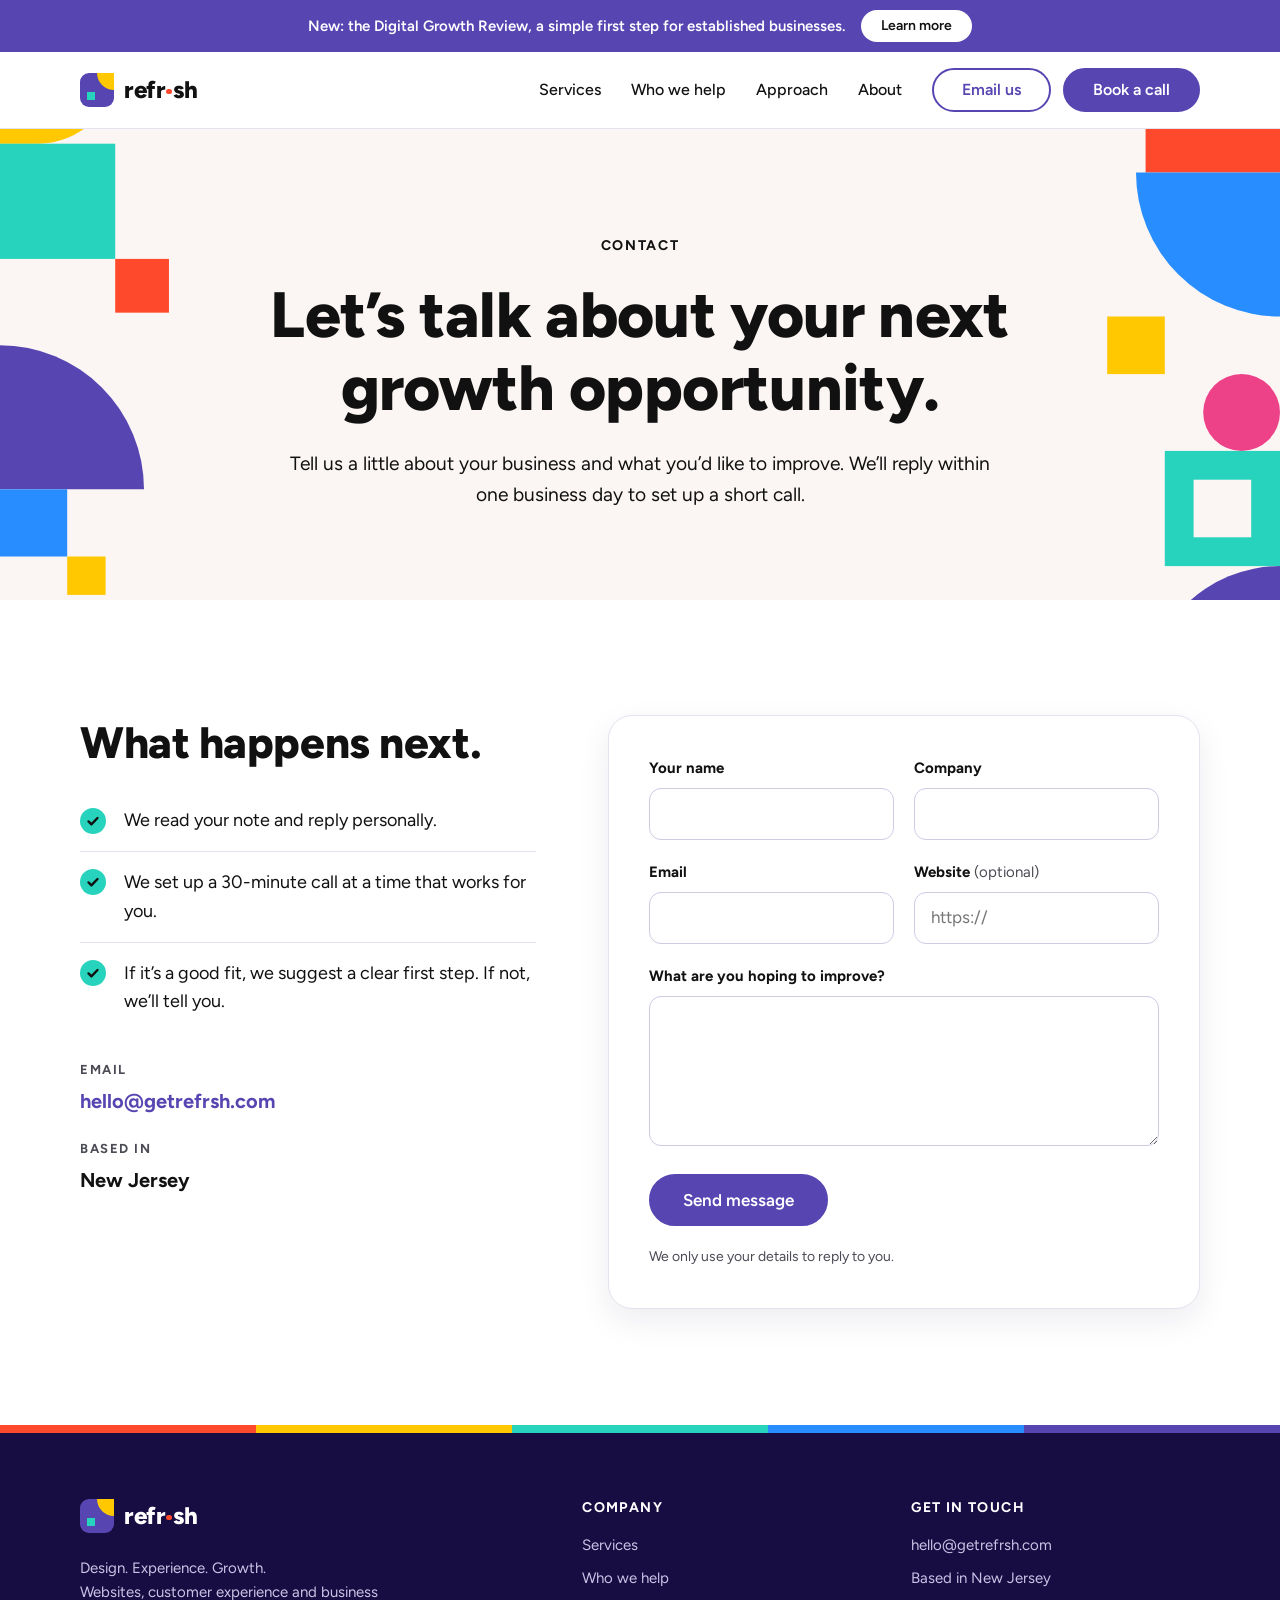
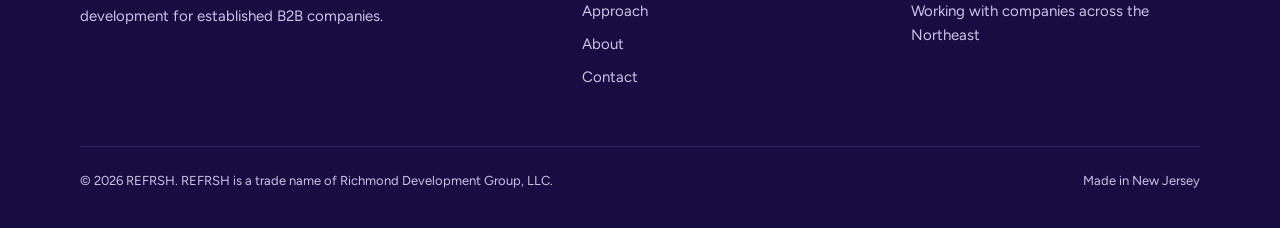
<file: contact.html>
<!doctype html>
<html lang="en">
<head>
<meta charset="utf-8">
<meta name="viewport" content="width=device-width, initial-scale=1">
<title>Contact | REFRSH</title>
<meta name="description" content="Get in touch with REFRSH to talk about your website, buyer experience and new business goals.">
<link rel="canonical" href="https://getrefrsh.com/contact.html">
<meta property="og:type" content="website">
<meta property="og:site_name" content="REFRSH">
<meta property="og:title" content="Contact | REFRSH">
<meta property="og:description" content="Get in touch with REFRSH to talk about your website, buyer experience and new business goals.">
<meta property="og:url" content="https://getrefrsh.com/contact.html">
<meta name="theme-color" content="#5746b2">
<link rel="icon" href="assets/favicon.svg" type="image/svg+xml">
<link rel="preconnect" href="https://fonts.googleapis.com">
<link rel="preconnect" href="https://fonts.gstatic.com" crossorigin>
<link rel="stylesheet" href="assets/site.css?v=5">
</head>
<body>
<a class="skip" href="#main">Skip to content</a>
<div class="announce">
  <div class="wrap">
    <span>New: the Digital Growth Review, a simple first step for established businesses.</span>
    <a href="services.html#review">Learn more</a>
  </div>
</div>
<header class="site-header">
  <div class="wrap">
    <a class="logo" href="index.html" aria-label="REFRSH home"><svg class="mark" viewBox="0 0 34 34" aria-hidden="true"><rect width="34" height="34" rx="9" fill="#5746b2"/><path d="M34 0v17A17 17 0 0 1 17 0z" fill="#ffc800"/><rect x="7" y="19" width="8" height="8" fill="#27d3bc"/></svg><span class="word">refr<span class="gap" aria-hidden="true"></span>sh</span></a>
    <button class="menu-toggle" aria-controls="site-nav" aria-expanded="false" aria-label="Menu"><span></span><span></span><span></span></button>
    <nav class="nav" id="site-nav" aria-label="Main">
      <div class="nav-links"><a href="services.html">Services</a><a href="who-we-help.html">Who we help</a><a href="approach.html">Approach</a><a href="about.html">About</a></div>
      <div class="nav-ctas">
        <a class="btn btn--outline" href="mailto:hello@getrefrsh.com">Email us</a>
        <a class="btn" href="contact.html">Book a call</a>
      </div>
    </nav>
  </div>
</header>
<main id="main">

<section class="page-head">
  <div class="shapes shapes--left" aria-hidden="true"><svg viewBox="0 0 200 700" preserveAspectRatio="xMinYMid slice">
  <path d="M0 40h120a80 80 0 0 1-80 80H0z" fill="#ffc800"/>
  <rect x="0" y="120" width="120" height="120" fill="#27d3bc"/>
  <rect x="120" y="240" width="56" height="56" fill="#ff492c"/>
  <path d="M0 330a150 150 0 0 1 150 150H0z" fill="#5746b2"/>
  <rect x="0" y="480" width="70" height="70" fill="#288dff"/>
  <rect x="70" y="550" width="40" height="40" fill="#ffc800"/>
</svg></div>
  <div class="shapes shapes--right" aria-hidden="true"><svg viewBox="0 0 200 700" preserveAspectRatio="xMaxYMid slice">
  <rect x="60" y="0" width="140" height="150" fill="#ff492c"/>
  <path d="M200 150v150a150 150 0 0 1-150-150z" fill="#288dff"/>
  <rect x="20" y="300" width="60" height="60" fill="#ffc800"/>
  <circle cx="160" cy="400" r="40" fill="#ee4288"/>
  <rect x="80" y="440" width="120" height="120" fill="#27d3bc"/>
  <rect x="110" y="470" width="60" height="60" fill="#fbf6f4"/>
  <path d="M200 560v140h-140a140 140 0 0 1 140-140z" fill="#5746b2"/>
</svg></div>
  <div class="wrap">
    <span class="eyebrow">Contact</span>
    <h1>Let&rsquo;s talk about your next growth opportunity.</h1>
    <p class="lead">Tell us a little about your business and what you&rsquo;d like to improve. We&rsquo;ll reply within one business day to set up a short call.</p>
  </div>
</section>

<section class="section">
  <div class="wrap contact">
    <aside class="contact-aside">
      <h2 class="h2">What happens next.</h2>
      <ul class="checklist" style="margin-top:20px">
        <li>We read your note and reply personally.</li>
        <li>We set up a 30-minute call at a time that works for you.</li>
        <li>If it&rsquo;s a good fit, we suggest a clear first step. If not, we&rsquo;ll tell you.</li>
      </ul>
      <dl>
        <dt>Email</dt><dd><a href="mailto:hello@getrefrsh.com">hello@getrefrsh.com</a></dd>
        <dt>Based in</dt><dd>New Jersey</dd>
      </dl>
    </aside>
    <form class="form" id="contact-form" action="https://formsubmit.co/hello@getrefrsh.com" method="POST" data-endpoint="https://formsubmit.co/ajax/hello@getrefrsh.com" novalidate>
      <input type="hidden" name="_subject" value="New inquiry from getrefrsh.com">
      <input type="hidden" name="_template" value="table">
      <input type="hidden" name="_next" value="https://getrefrsh.com/contact.html?sent=1">
      <input type="text" name="_honey" tabindex="-1" autocomplete="off" aria-hidden="true" style="position:absolute;left:-9999px;width:1px;height:1px;opacity:0">
      <div class="form-row">
        <div class="field"><label for="f-name">Your name</label><input id="f-name" name="name" autocomplete="name" required></div>
        <div class="field"><label for="f-company">Company</label><input id="f-company" name="company" autocomplete="organization" required></div>
      </div>
      <div class="form-row">
        <div class="field"><label for="f-email">Email</label><input id="f-email" name="email" type="email" autocomplete="email" required></div>
        <div class="field"><label for="f-site">Website <span class="opt">(optional)</span></label><input id="f-site" name="website" type="url" inputmode="url" placeholder="https://"></div>
      </div>
      <div class="field"><label for="f-msg">What are you hoping to improve?</label><textarea id="f-msg" name="message" required></textarea></div>
      <div><button class="btn btn--lg" type="submit">Send message</button></div>
      <p class="form-note">We only use your details to reply to you.</p>
      <p class="form-status" id="form-status" role="status"></p>
    </form>
  </div>
</section>

</main>
<div class="footer-bar" aria-hidden="true"><span style="background:#ff492c"></span><span style="background:#ffc800"></span><span style="background:#27d3bc"></span><span style="background:#288dff"></span><span style="background:#5746b2"></span></div>
<footer class="site-footer">
  <div class="wrap">
    <div class="top">
      <div>
        <a class="logo" href="index.html" aria-label="REFRSH home"><svg class="mark" viewBox="0 0 34 34" aria-hidden="true"><rect width="34" height="34" rx="9" fill="#5746b2"/><path d="M34 0v17A17 17 0 0 1 17 0z" fill="#ffc800"/><rect x="7" y="19" width="8" height="8" fill="#27d3bc"/></svg><span class="word">refr<span class="gap" aria-hidden="true"></span>sh</span></a>
        <p class="tagline">Design. Experience. Growth.<br>Websites, customer experience and business development for established B2B companies.</p>
      </div>
      <div>
        <h4>Company</h4>
        <ul>
          <li><a href="services.html">Services</a></li>
          <li><a href="who-we-help.html">Who we help</a></li>
          <li><a href="approach.html">Approach</a></li>
          <li><a href="about.html">About</a></li>
          <li><a href="contact.html">Contact</a></li>
        </ul>
      </div>
      <div>
        <h4>Get in touch</h4>
        <ul>
          <li><a href="mailto:hello@getrefrsh.com">hello@getrefrsh.com</a></li>
          <li>Based in New Jersey</li>
          <li>Working with companies across the Northeast</li>
        </ul>
      </div>
    </div>
    <div class="bottom">
      <span>&copy; <span id="year">2026</span> REFRSH. REFRSH is a trade name of Richmond Development Group, LLC.</span>
      <span>Made in New Jersey</span>
    </div>
  </div>
</footer>
<script src="assets/site.js?v=3" defer></script>
</body>
</html>
</file>
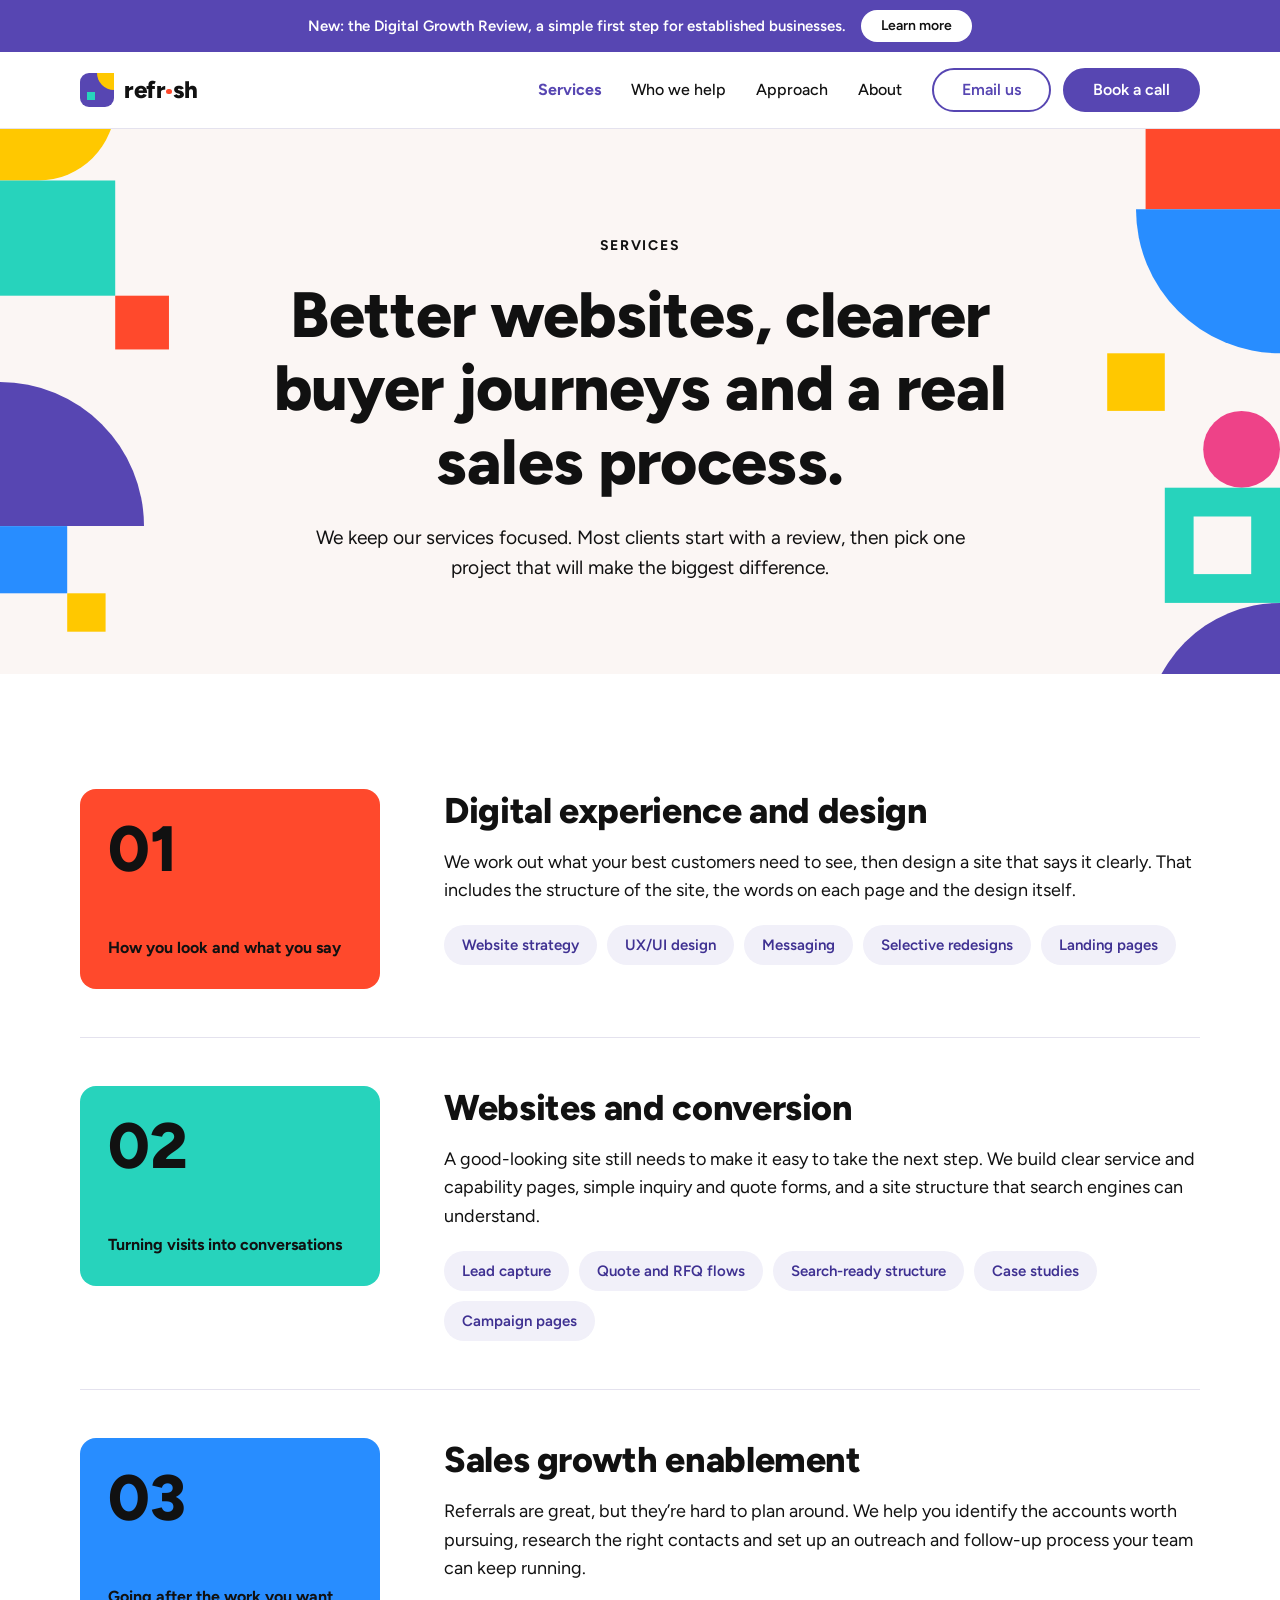
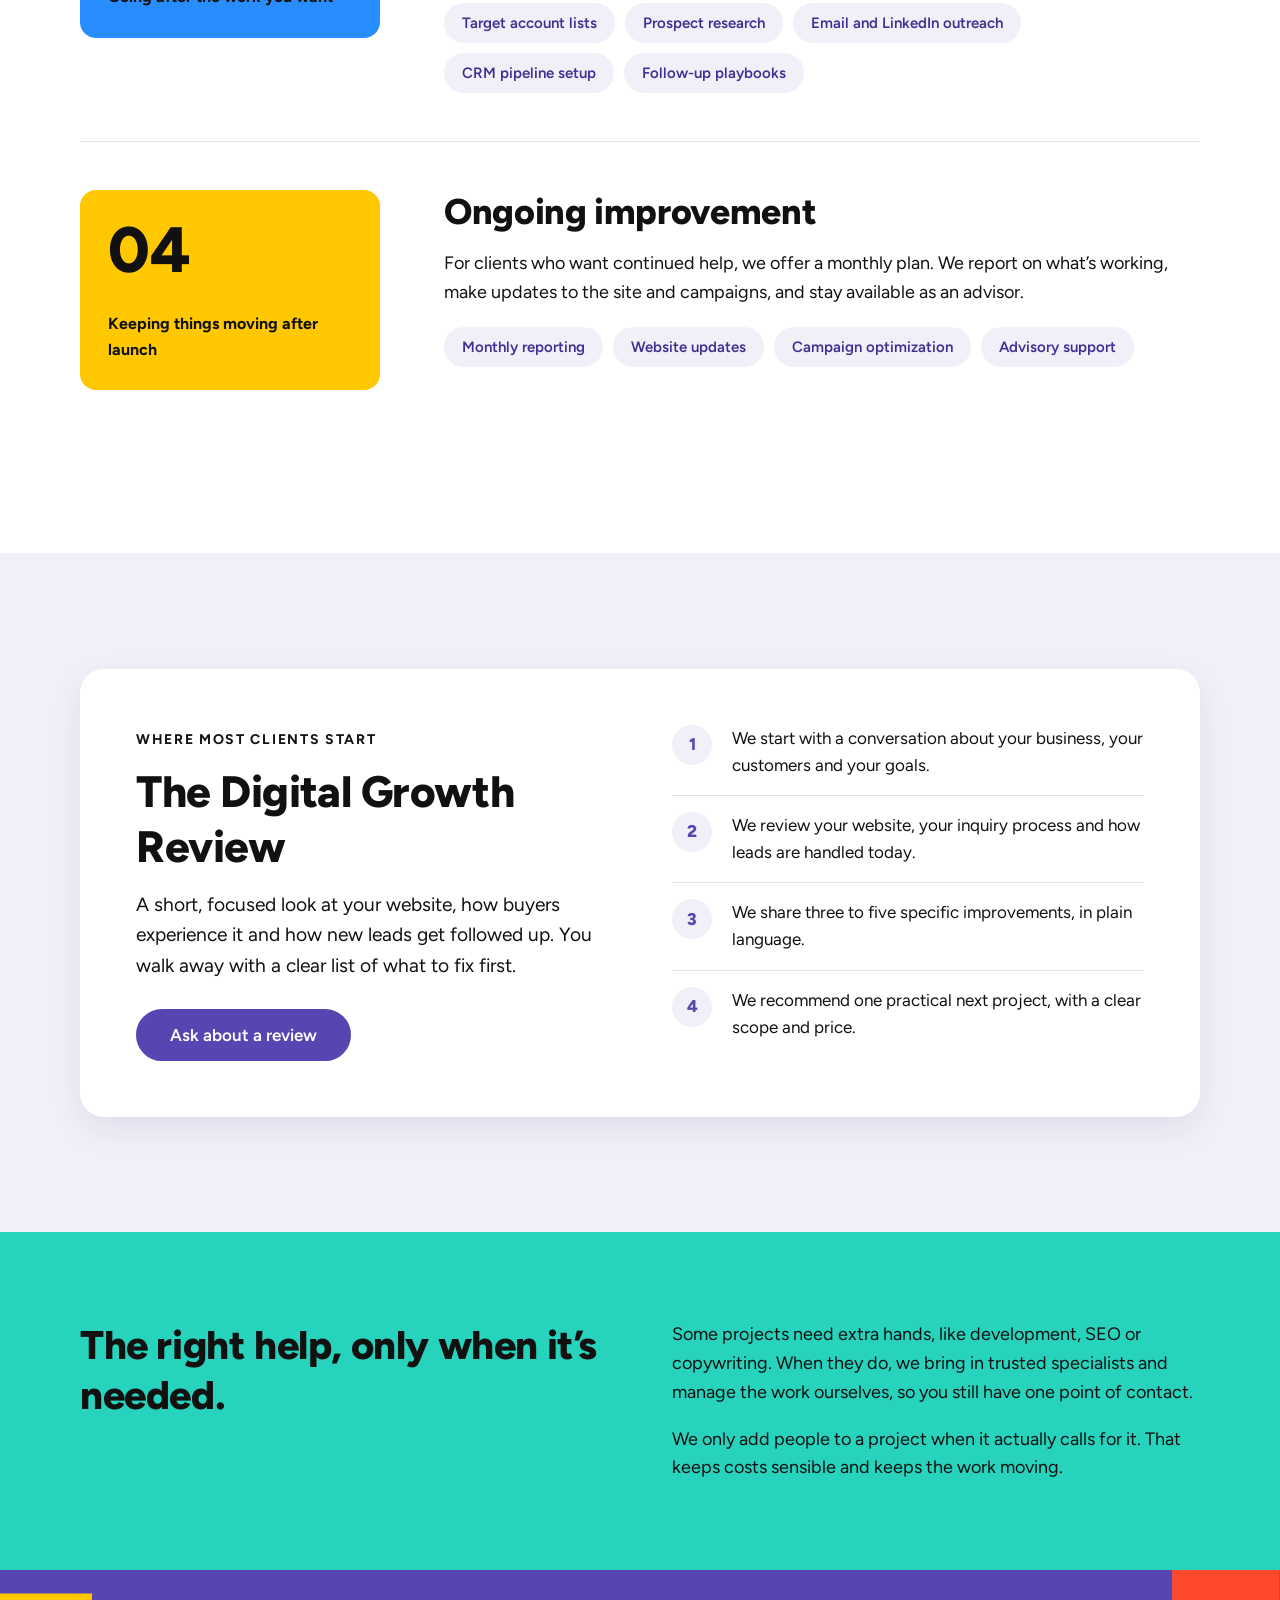
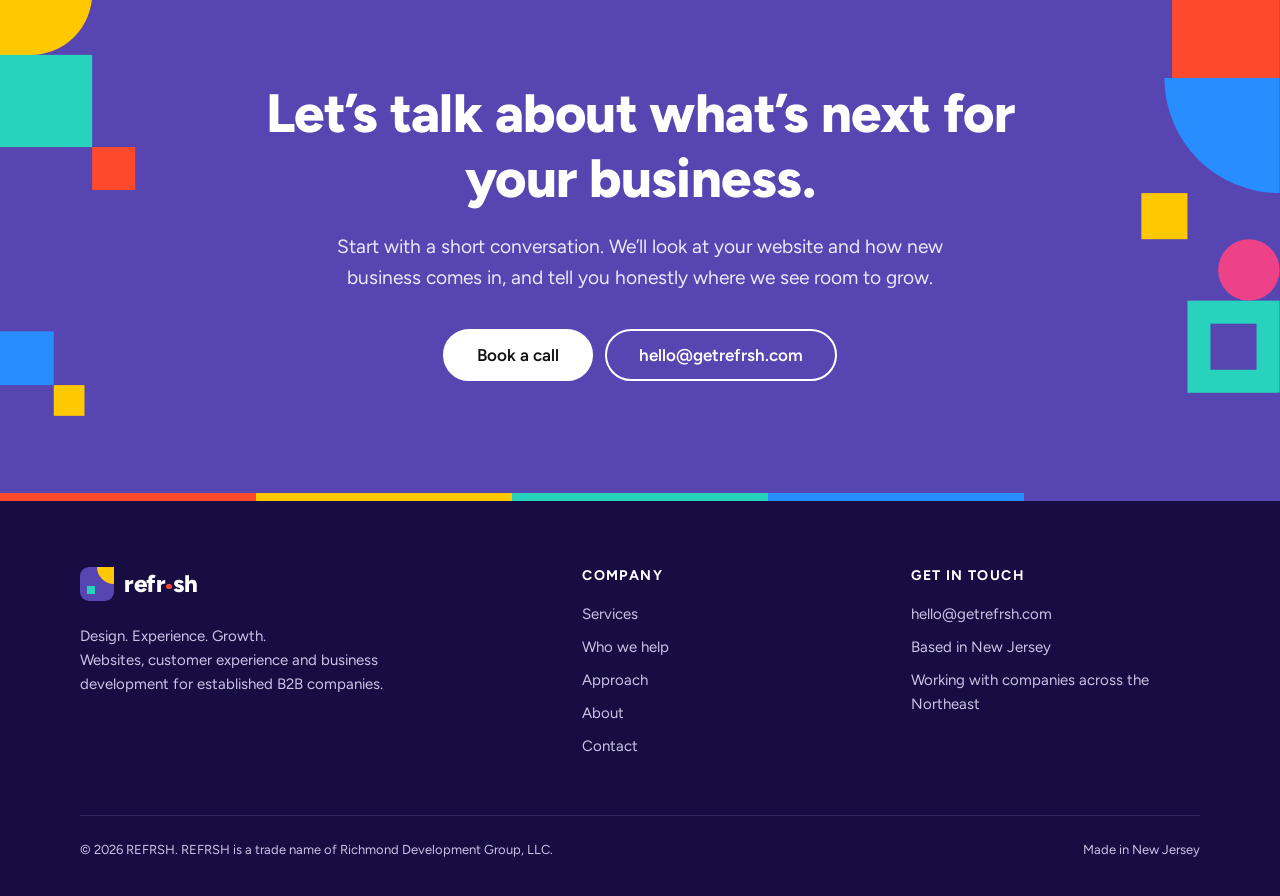
<file: services.html>
<!doctype html>
<html lang="en">
<head>
<meta charset="utf-8">
<meta name="viewport" content="width=device-width, initial-scale=1">
<title>Services | REFRSH</title>
<meta name="description" content="Website strategy and UX/UI, conversion-focused websites, sales growth enablement and ongoing improvement for established B2B companies.">
<link rel="canonical" href="https://getrefrsh.com/services.html">
<meta property="og:type" content="website">
<meta property="og:site_name" content="REFRSH">
<meta property="og:title" content="Services | REFRSH">
<meta property="og:description" content="Website strategy and UX/UI, conversion-focused websites, sales growth enablement and ongoing improvement for established B2B companies.">
<meta property="og:url" content="https://getrefrsh.com/services.html">
<meta name="theme-color" content="#5746b2">
<link rel="icon" href="assets/favicon.svg" type="image/svg+xml">
<link rel="preconnect" href="https://fonts.googleapis.com">
<link rel="preconnect" href="https://fonts.gstatic.com" crossorigin>
<link rel="stylesheet" href="assets/site.css?v=5">
</head>
<body>
<a class="skip" href="#main">Skip to content</a>
<div class="announce">
  <div class="wrap">
    <span>New: the Digital Growth Review, a simple first step for established businesses.</span>
    <a href="services.html#review">Learn more</a>
  </div>
</div>
<header class="site-header">
  <div class="wrap">
    <a class="logo" href="index.html" aria-label="REFRSH home"><svg class="mark" viewBox="0 0 34 34" aria-hidden="true"><rect width="34" height="34" rx="9" fill="#5746b2"/><path d="M34 0v17A17 17 0 0 1 17 0z" fill="#ffc800"/><rect x="7" y="19" width="8" height="8" fill="#27d3bc"/></svg><span class="word">refr<span class="gap" aria-hidden="true"></span>sh</span></a>
    <button class="menu-toggle" aria-controls="site-nav" aria-expanded="false" aria-label="Menu"><span></span><span></span><span></span></button>
    <nav class="nav" id="site-nav" aria-label="Main">
      <div class="nav-links"><a href="services.html" aria-current="page">Services</a><a href="who-we-help.html">Who we help</a><a href="approach.html">Approach</a><a href="about.html">About</a></div>
      <div class="nav-ctas">
        <a class="btn btn--outline" href="mailto:hello@getrefrsh.com">Email us</a>
        <a class="btn" href="contact.html">Book a call</a>
      </div>
    </nav>
  </div>
</header>
<main id="main">

<section class="page-head">
  <div class="shapes shapes--left" aria-hidden="true"><svg viewBox="0 0 200 700" preserveAspectRatio="xMinYMid slice">
  <path d="M0 40h120a80 80 0 0 1-80 80H0z" fill="#ffc800"/>
  <rect x="0" y="120" width="120" height="120" fill="#27d3bc"/>
  <rect x="120" y="240" width="56" height="56" fill="#ff492c"/>
  <path d="M0 330a150 150 0 0 1 150 150H0z" fill="#5746b2"/>
  <rect x="0" y="480" width="70" height="70" fill="#288dff"/>
  <rect x="70" y="550" width="40" height="40" fill="#ffc800"/>
</svg></div>
  <div class="shapes shapes--right" aria-hidden="true"><svg viewBox="0 0 200 700" preserveAspectRatio="xMaxYMid slice">
  <rect x="60" y="0" width="140" height="150" fill="#ff492c"/>
  <path d="M200 150v150a150 150 0 0 1-150-150z" fill="#288dff"/>
  <rect x="20" y="300" width="60" height="60" fill="#ffc800"/>
  <circle cx="160" cy="400" r="40" fill="#ee4288"/>
  <rect x="80" y="440" width="120" height="120" fill="#27d3bc"/>
  <rect x="110" y="470" width="60" height="60" fill="#fbf6f4"/>
  <path d="M200 560v140h-140a140 140 0 0 1 140-140z" fill="#5746b2"/>
</svg></div>
  <div class="wrap">
    <span class="eyebrow">Services</span>
    <h1>Better websites, clearer buyer journeys and a real sales process.</h1>
    <p class="lead">We keep our services focused. Most clients start with a review, then pick one project that will make the biggest difference.</p>
  </div>
</section>

<section class="section">
  <div class="wrap">
    <article class="service reveal">
      <div class="swatch swatch--orange"><span class="num">01</span><span class="tag">How you look and what you say</span></div>
      <div><h2>Digital experience and design</h2><p>We work out what your best customers need to see, then design a site that says it clearly. That includes the structure of the site, the words on each page and the design itself.</p><ul class="chips"><li>Website strategy</li><li>UX/UI design</li><li>Messaging</li><li>Selective redesigns</li><li>Landing pages</li></ul></div>
    </article>
    <article class="service reveal">
      <div class="swatch swatch--teal"><span class="num">02</span><span class="tag">Turning visits into conversations</span></div>
      <div><h2>Websites and conversion</h2><p>A good-looking site still needs to make it easy to take the next step. We build clear service and capability pages, simple inquiry and quote forms, and a site structure that search engines can understand.</p><ul class="chips"><li>Lead capture</li><li>Quote and RFQ flows</li><li>Search-ready structure</li><li>Case studies</li><li>Campaign pages</li></ul></div>
    </article>
    <article class="service reveal">
      <div class="swatch swatch--blue"><span class="num">03</span><span class="tag">Going after the work you want</span></div>
      <div><h2>Sales growth enablement</h2><p>Referrals are great, but they&rsquo;re hard to plan around. We help you identify the accounts worth pursuing, research the right contacts and set up an outreach and follow-up process your team can keep running.</p><ul class="chips"><li>Target account lists</li><li>Prospect research</li><li>Email and LinkedIn outreach</li><li>CRM pipeline setup</li><li>Follow-up playbooks</li></ul></div>
    </article>
    <article class="service reveal">
      <div class="swatch swatch--yellow"><span class="num">04</span><span class="tag">Keeping things moving after launch</span></div>
      <div><h2>Ongoing improvement</h2><p>For clients who want continued help, we offer a monthly plan. We report on what&rsquo;s working, make updates to the site and campaigns, and stay available as an advisor.</p><ul class="chips"><li>Monthly reporting</li><li>Website updates</li><li>Campaign optimization</li><li>Advisory support</li></ul></div>
    </article>
  </div>
</section>

<section class="section section--lav" id="review">
  <div class="wrap">
    <div class="offer reveal">
      <div>
        <span class="eyebrow">Where most clients start</span>
        <h2 class="h2">The Digital Growth Review</h2>
        <p class="lead">A short, focused look at your website, how buyers experience it and how new leads get followed up. You walk away with a clear list of what to fix first.</p>
        <a class="btn btn--lg" href="contact.html" style="margin-top:8px">Ask about a review</a>
      </div>
      <ol>
        <li>We start with a conversation about your business, your customers and your goals.</li>
        <li>We review your website, your inquiry process and how leads are handled today.</li>
        <li>We share three to five specific improvements, in plain language.</li>
        <li>We recommend one practical next project, with a clear scope and price.</li>
      </ol>
    </div>
  </div>
</section>

<section class="band band--teal">
  <div class="wrap">
    <h2 class="h2">The right help, only when it&rsquo;s needed.</h2>
    <div>
      <p style="margin-bottom:1em">Some projects need extra hands, like development, SEO or copywriting. When they do, we bring in trusted specialists and manage the work ourselves, so you still have one point of contact.</p>
      <p>We only add people to a project when it actually calls for it. That keeps costs sensible and keeps the work moving.</p>
    </div>
  </div>
</section>

<section class="cta-band">
  <div class="shapes shapes--left" aria-hidden="true"><svg viewBox="0 0 200 700" preserveAspectRatio="xMinYMid slice">
  <path d="M0 40h120a80 80 0 0 1-80 80H0z" fill="#ffc800"/>
  <rect x="0" y="120" width="120" height="120" fill="#27d3bc"/>
  <rect x="120" y="240" width="56" height="56" fill="#ff492c"/>
  <path d="M0 330a150 150 0 0 1 150 150H0z" fill="#5746b2"/>
  <rect x="0" y="480" width="70" height="70" fill="#288dff"/>
  <rect x="70" y="550" width="40" height="40" fill="#ffc800"/>
</svg></div>
  <div class="shapes shapes--right" aria-hidden="true"><svg viewBox="0 0 200 700" preserveAspectRatio="xMaxYMid slice">
  <rect x="60" y="0" width="140" height="150" fill="#ff492c"/>
  <path d="M200 150v150a150 150 0 0 1-150-150z" fill="#288dff"/>
  <rect x="20" y="300" width="60" height="60" fill="#ffc800"/>
  <circle cx="160" cy="400" r="40" fill="#ee4288"/>
  <rect x="80" y="440" width="120" height="120" fill="#27d3bc"/>
  <rect x="110" y="470" width="60" height="60" fill="#5746b2"/>
  <path d="M200 560v140h-140a140 140 0 0 1 140-140z" fill="#5746b2"/>
</svg></div>
  <div class="wrap reveal">
    <h2 class="h2">Let&rsquo;s talk about what&rsquo;s next for your business.</h2>
    <p class="lead">Start with a short conversation. We&rsquo;ll look at your website and how new business comes in, and tell you honestly where we see room to grow.</p>
    <div class="cta-row">
      <a class="btn btn--white btn--lg" href="contact.html">Book a call</a>
      <a class="btn btn--ghost-white btn--lg" href="mailto:hello@getrefrsh.com">hello@getrefrsh.com</a>
    </div>
  </div>
</section>

</main>
<div class="footer-bar" aria-hidden="true"><span style="background:#ff492c"></span><span style="background:#ffc800"></span><span style="background:#27d3bc"></span><span style="background:#288dff"></span><span style="background:#5746b2"></span></div>
<footer class="site-footer">
  <div class="wrap">
    <div class="top">
      <div>
        <a class="logo" href="index.html" aria-label="REFRSH home"><svg class="mark" viewBox="0 0 34 34" aria-hidden="true"><rect width="34" height="34" rx="9" fill="#5746b2"/><path d="M34 0v17A17 17 0 0 1 17 0z" fill="#ffc800"/><rect x="7" y="19" width="8" height="8" fill="#27d3bc"/></svg><span class="word">refr<span class="gap" aria-hidden="true"></span>sh</span></a>
        <p class="tagline">Design. Experience. Growth.<br>Websites, customer experience and business development for established B2B companies.</p>
      </div>
      <div>
        <h4>Company</h4>
        <ul>
          <li><a href="services.html">Services</a></li>
          <li><a href="who-we-help.html">Who we help</a></li>
          <li><a href="approach.html">Approach</a></li>
          <li><a href="about.html">About</a></li>
          <li><a href="contact.html">Contact</a></li>
        </ul>
      </div>
      <div>
        <h4>Get in touch</h4>
        <ul>
          <li><a href="mailto:hello@getrefrsh.com">hello@getrefrsh.com</a></li>
          <li>Based in New Jersey</li>
          <li>Working with companies across the Northeast</li>
        </ul>
      </div>
    </div>
    <div class="bottom">
      <span>&copy; <span id="year">2026</span> REFRSH. REFRSH is a trade name of Richmond Development Group, LLC.</span>
      <span>Made in New Jersey</span>
    </div>
  </div>
</footer>
<script src="assets/site.js?v=3" defer></script>
</body>
</html>
</file>
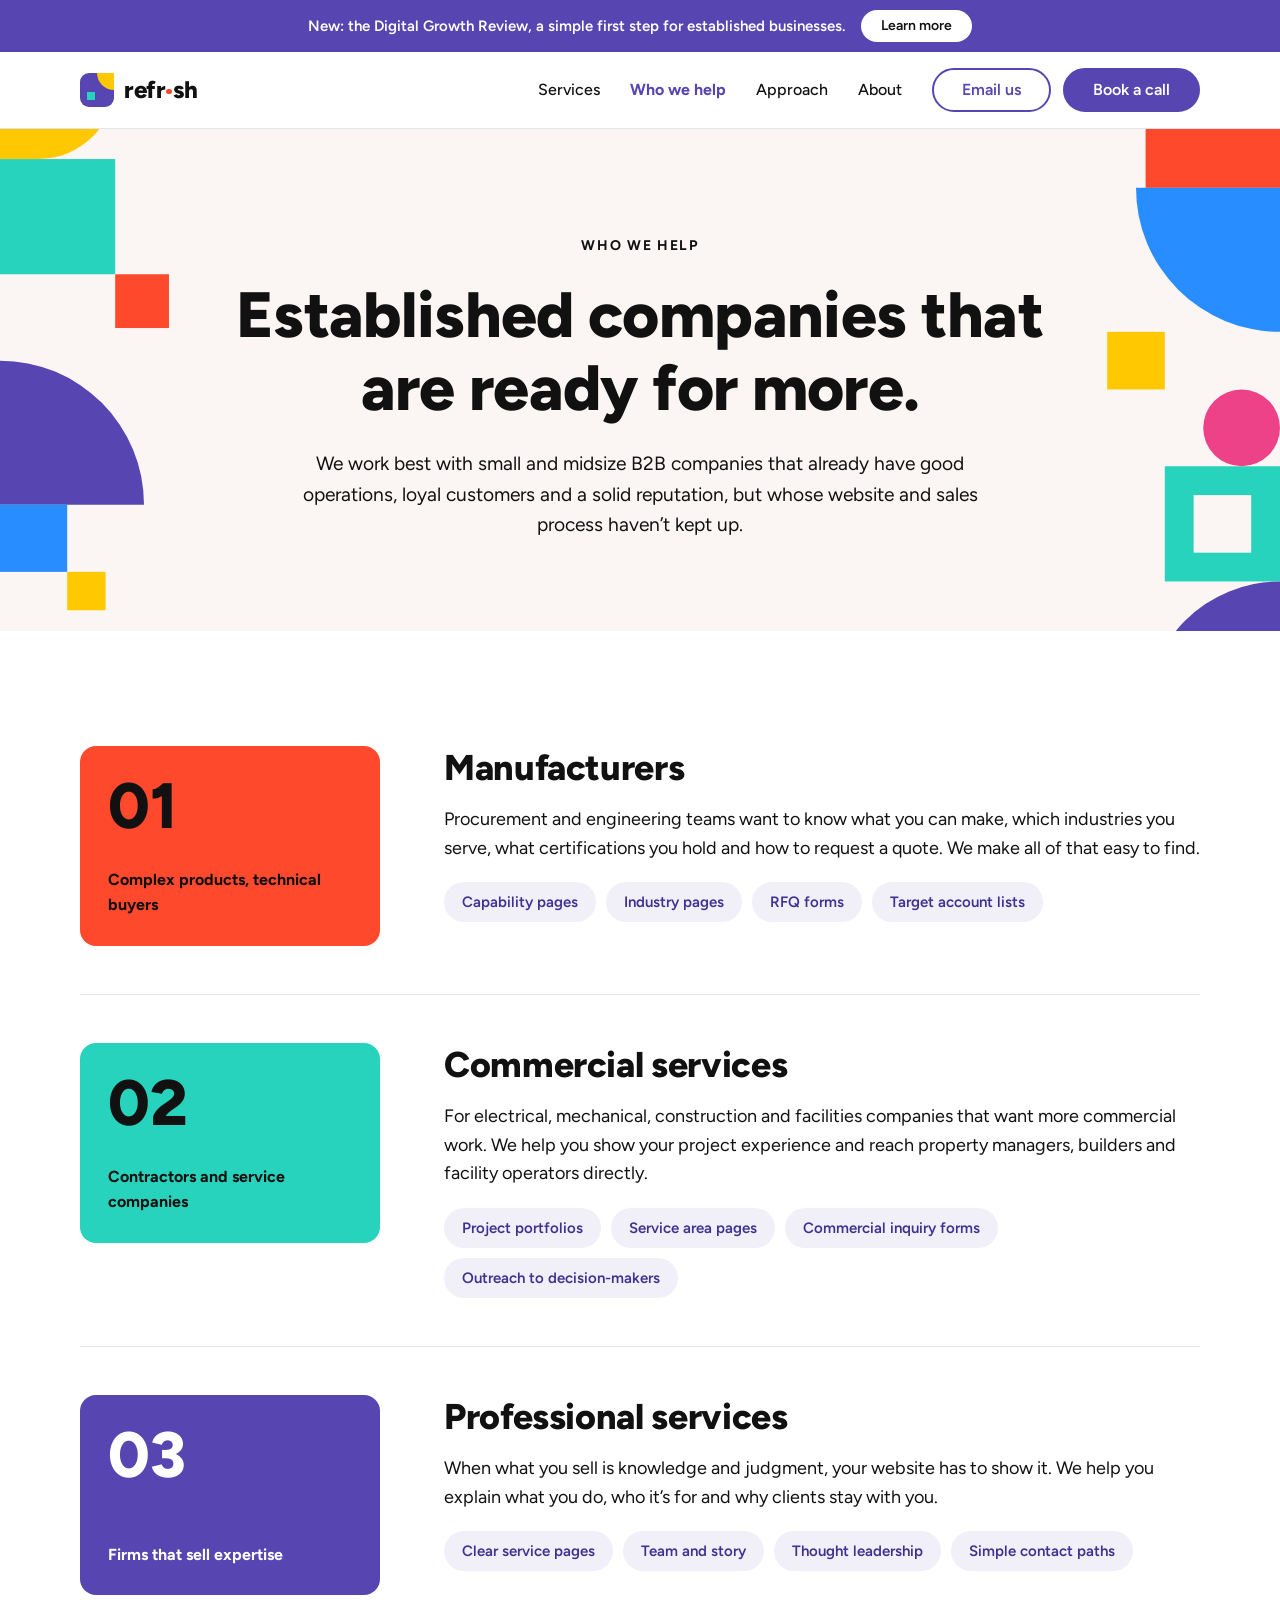
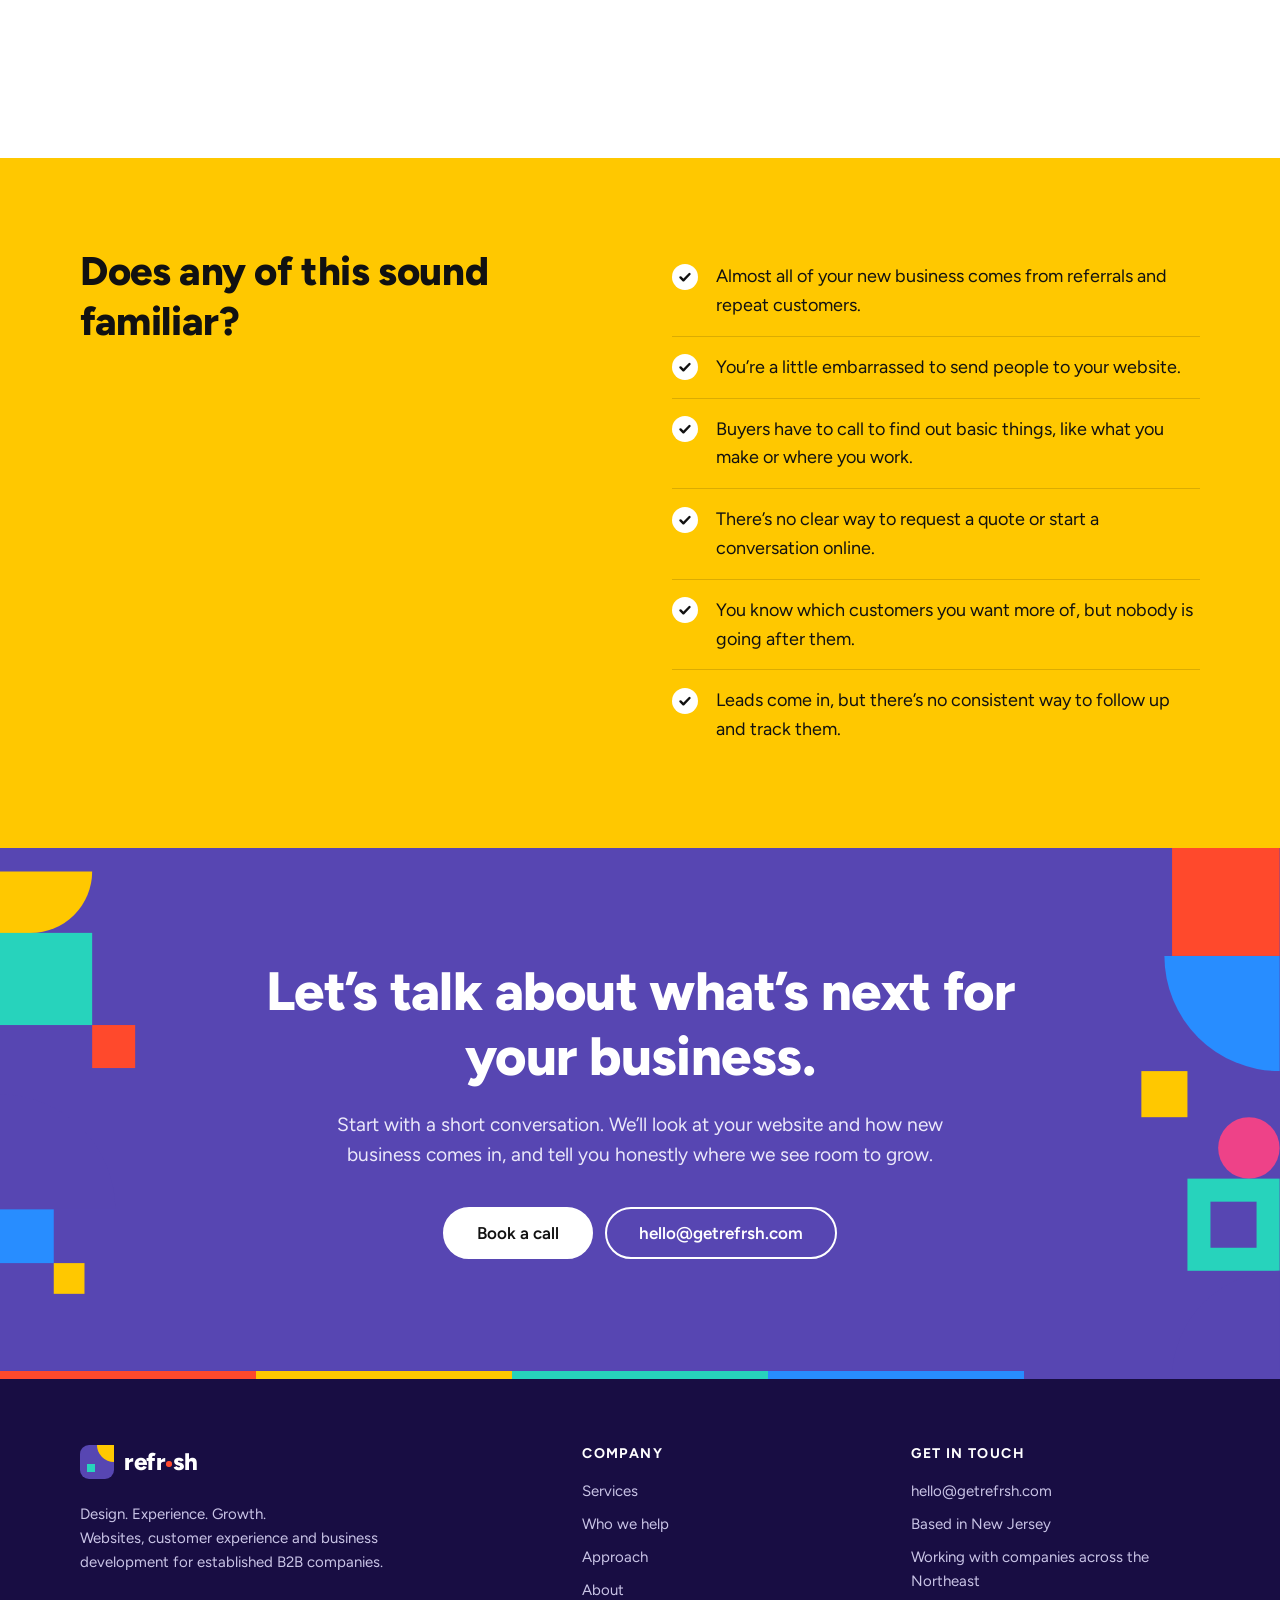
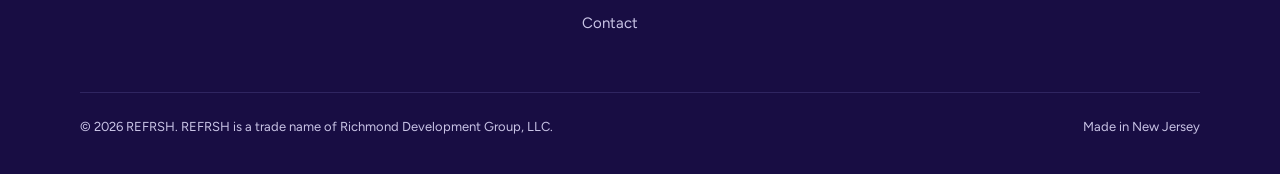
<file: who-we-help.html>
<!doctype html>
<html lang="en">
<head>
<meta charset="utf-8">
<meta name="viewport" content="width=device-width, initial-scale=1">
<title>Who we help | REFRSH</title>
<meta name="description" content="REFRSH works with established manufacturers, commercial service companies and professional services firms that want more qualified inquiries and larger accounts.">
<link rel="canonical" href="https://getrefrsh.com/who-we-help.html">
<meta property="og:type" content="website">
<meta property="og:site_name" content="REFRSH">
<meta property="og:title" content="Who we help | REFRSH">
<meta property="og:description" content="REFRSH works with established manufacturers, commercial service companies and professional services firms that want more qualified inquiries and larger accounts.">
<meta property="og:url" content="https://getrefrsh.com/who-we-help.html">
<meta name="theme-color" content="#5746b2">
<link rel="icon" href="assets/favicon.svg" type="image/svg+xml">
<link rel="preconnect" href="https://fonts.googleapis.com">
<link rel="preconnect" href="https://fonts.gstatic.com" crossorigin>
<link rel="stylesheet" href="assets/site.css?v=5">
</head>
<body>
<a class="skip" href="#main">Skip to content</a>
<div class="announce">
  <div class="wrap">
    <span>New: the Digital Growth Review, a simple first step for established businesses.</span>
    <a href="services.html#review">Learn more</a>
  </div>
</div>
<header class="site-header">
  <div class="wrap">
    <a class="logo" href="index.html" aria-label="REFRSH home"><svg class="mark" viewBox="0 0 34 34" aria-hidden="true"><rect width="34" height="34" rx="9" fill="#5746b2"/><path d="M34 0v17A17 17 0 0 1 17 0z" fill="#ffc800"/><rect x="7" y="19" width="8" height="8" fill="#27d3bc"/></svg><span class="word">refr<span class="gap" aria-hidden="true"></span>sh</span></a>
    <button class="menu-toggle" aria-controls="site-nav" aria-expanded="false" aria-label="Menu"><span></span><span></span><span></span></button>
    <nav class="nav" id="site-nav" aria-label="Main">
      <div class="nav-links"><a href="services.html">Services</a><a href="who-we-help.html" aria-current="page">Who we help</a><a href="approach.html">Approach</a><a href="about.html">About</a></div>
      <div class="nav-ctas">
        <a class="btn btn--outline" href="mailto:hello@getrefrsh.com">Email us</a>
        <a class="btn" href="contact.html">Book a call</a>
      </div>
    </nav>
  </div>
</header>
<main id="main">

<section class="page-head">
  <div class="shapes shapes--left" aria-hidden="true"><svg viewBox="0 0 200 700" preserveAspectRatio="xMinYMid slice">
  <path d="M0 40h120a80 80 0 0 1-80 80H0z" fill="#ffc800"/>
  <rect x="0" y="120" width="120" height="120" fill="#27d3bc"/>
  <rect x="120" y="240" width="56" height="56" fill="#ff492c"/>
  <path d="M0 330a150 150 0 0 1 150 150H0z" fill="#5746b2"/>
  <rect x="0" y="480" width="70" height="70" fill="#288dff"/>
  <rect x="70" y="550" width="40" height="40" fill="#ffc800"/>
</svg></div>
  <div class="shapes shapes--right" aria-hidden="true"><svg viewBox="0 0 200 700" preserveAspectRatio="xMaxYMid slice">
  <rect x="60" y="0" width="140" height="150" fill="#ff492c"/>
  <path d="M200 150v150a150 150 0 0 1-150-150z" fill="#288dff"/>
  <rect x="20" y="300" width="60" height="60" fill="#ffc800"/>
  <circle cx="160" cy="400" r="40" fill="#ee4288"/>
  <rect x="80" y="440" width="120" height="120" fill="#27d3bc"/>
  <rect x="110" y="470" width="60" height="60" fill="#fbf6f4"/>
  <path d="M200 560v140h-140a140 140 0 0 1 140-140z" fill="#5746b2"/>
</svg></div>
  <div class="wrap">
    <span class="eyebrow">Who we help</span>
    <h1>Established companies that are ready for more.</h1>
    <p class="lead">We work best with small and midsize B2B companies that already have good operations, loyal customers and a solid reputation, but whose website and sales process haven&rsquo;t kept up.</p>
  </div>
</section>

<section class="section">
  <div class="wrap">
    <article class="service reveal">
      <div class="swatch swatch--orange"><span class="num">01</span><span class="tag">Complex products, technical buyers</span></div>
      <div><h2>Manufacturers</h2><p>Procurement and engineering teams want to know what you can make, which industries you serve, what certifications you hold and how to request a quote. We make all of that easy to find.</p><ul class="chips"><li>Capability pages</li><li>Industry pages</li><li>RFQ forms</li><li>Target account lists</li></ul></div>
    </article>
    <article class="service reveal">
      <div class="swatch swatch--teal"><span class="num">02</span><span class="tag">Contractors and service companies</span></div>
      <div><h2>Commercial services</h2><p>For electrical, mechanical, construction and facilities companies that want more commercial work. We help you show your project experience and reach property managers, builders and facility operators directly.</p><ul class="chips"><li>Project portfolios</li><li>Service area pages</li><li>Commercial inquiry forms</li><li>Outreach to decision-makers</li></ul></div>
    </article>
    <article class="service reveal">
      <div class="swatch swatch--purple"><span class="num">03</span><span class="tag">Firms that sell expertise</span></div>
      <div><h2>Professional services</h2><p>When what you sell is knowledge and judgment, your website has to show it. We help you explain what you do, who it&rsquo;s for and why clients stay with you.</p><ul class="chips"><li>Clear service pages</li><li>Team and story</li><li>Thought leadership</li><li>Simple contact paths</li></ul></div>
    </article>
  </div>
</section>

<section class="band band--yellow">
  <div class="wrap">
    <h2 class="h2">Does any of this sound familiar?</h2>
    <ul class="checklist">
      <li>Almost all of your new business comes from referrals and repeat customers.</li>
      <li>You&rsquo;re a little embarrassed to send people to your website.</li>
      <li>Buyers have to call to find out basic things, like what you make or where you work.</li>
      <li>There&rsquo;s no clear way to request a quote or start a conversation online.</li>
      <li>You know which customers you want more of, but nobody is going after them.</li>
      <li>Leads come in, but there&rsquo;s no consistent way to follow up and track them.</li>
    </ul>
  </div>
</section>

<section class="cta-band">
  <div class="shapes shapes--left" aria-hidden="true"><svg viewBox="0 0 200 700" preserveAspectRatio="xMinYMid slice">
  <path d="M0 40h120a80 80 0 0 1-80 80H0z" fill="#ffc800"/>
  <rect x="0" y="120" width="120" height="120" fill="#27d3bc"/>
  <rect x="120" y="240" width="56" height="56" fill="#ff492c"/>
  <path d="M0 330a150 150 0 0 1 150 150H0z" fill="#5746b2"/>
  <rect x="0" y="480" width="70" height="70" fill="#288dff"/>
  <rect x="70" y="550" width="40" height="40" fill="#ffc800"/>
</svg></div>
  <div class="shapes shapes--right" aria-hidden="true"><svg viewBox="0 0 200 700" preserveAspectRatio="xMaxYMid slice">
  <rect x="60" y="0" width="140" height="150" fill="#ff492c"/>
  <path d="M200 150v150a150 150 0 0 1-150-150z" fill="#288dff"/>
  <rect x="20" y="300" width="60" height="60" fill="#ffc800"/>
  <circle cx="160" cy="400" r="40" fill="#ee4288"/>
  <rect x="80" y="440" width="120" height="120" fill="#27d3bc"/>
  <rect x="110" y="470" width="60" height="60" fill="#5746b2"/>
  <path d="M200 560v140h-140a140 140 0 0 1 140-140z" fill="#5746b2"/>
</svg></div>
  <div class="wrap reveal">
    <h2 class="h2">Let&rsquo;s talk about what&rsquo;s next for your business.</h2>
    <p class="lead">Start with a short conversation. We&rsquo;ll look at your website and how new business comes in, and tell you honestly where we see room to grow.</p>
    <div class="cta-row">
      <a class="btn btn--white btn--lg" href="contact.html">Book a call</a>
      <a class="btn btn--ghost-white btn--lg" href="mailto:hello@getrefrsh.com">hello@getrefrsh.com</a>
    </div>
  </div>
</section>

</main>
<div class="footer-bar" aria-hidden="true"><span style="background:#ff492c"></span><span style="background:#ffc800"></span><span style="background:#27d3bc"></span><span style="background:#288dff"></span><span style="background:#5746b2"></span></div>
<footer class="site-footer">
  <div class="wrap">
    <div class="top">
      <div>
        <a class="logo" href="index.html" aria-label="REFRSH home"><svg class="mark" viewBox="0 0 34 34" aria-hidden="true"><rect width="34" height="34" rx="9" fill="#5746b2"/><path d="M34 0v17A17 17 0 0 1 17 0z" fill="#ffc800"/><rect x="7" y="19" width="8" height="8" fill="#27d3bc"/></svg><span class="word">refr<span class="gap" aria-hidden="true"></span>sh</span></a>
        <p class="tagline">Design. Experience. Growth.<br>Websites, customer experience and business development for established B2B companies.</p>
      </div>
      <div>
        <h4>Company</h4>
        <ul>
          <li><a href="services.html">Services</a></li>
          <li><a href="who-we-help.html">Who we help</a></li>
          <li><a href="approach.html">Approach</a></li>
          <li><a href="about.html">About</a></li>
          <li><a href="contact.html">Contact</a></li>
        </ul>
      </div>
      <div>
        <h4>Get in touch</h4>
        <ul>
          <li><a href="mailto:hello@getrefrsh.com">hello@getrefrsh.com</a></li>
          <li>Based in New Jersey</li>
          <li>Working with companies across the Northeast</li>
        </ul>
      </div>
    </div>
    <div class="bottom">
      <span>&copy; <span id="year">2026</span> REFRSH. REFRSH is a trade name of Richmond Development Group, LLC.</span>
      <span>Made in New Jersey</span>
    </div>
  </div>
</footer>
<script src="assets/site.js?v=3" defer></script>
</body>
</html>
</file>
<file: assets/site.css>
/* REFRSH site styles */
@import url("https://fonts.googleapis.com/css2?family=Figtree:ital,wght@0,400;0,500;0,600;0,700;0,800;1,800&display=swap");

:root {
  --ink: #111111;
  --ink-2: #4b4b55;
  --line: #e4e2ee;
  --white: #ffffff;
  --cream: #fbf6f4;
  --lavender: #f1f0f9;
  --lavender-2: #d7d3ec;
  --purple: #5746b2;
  --purple-dark: #3f3192;
  --navy: #180d43;
  --orange: #ff492c;
  --yellow: #ffc800;
  --teal: #27d3bc;
  --blue: #288dff;
  --pink: #ee4288;
  --font: "Figtree", system-ui, -apple-system, "Segoe UI", sans-serif;
  --wrap: 1200px;
  --gutter: clamp(16px, 4vw, 40px);
  --radius: 16px;
}

*, *::before, *::after { box-sizing: border-box; }
html { -webkit-text-size-adjust: 100%; scroll-behavior: smooth; }
body {
  margin: 0;
  background: var(--white);
  color: var(--ink);
  font-family: var(--font);
  font-size: 17px;
  line-height: 1.6;
  -webkit-font-smoothing: antialiased;
}
img, svg { display: block; max-width: 100%; }
a { color: inherit; }
p { margin: 0 0 1em; }
h1, h2, h3, h4 { margin: 0; font-weight: 800; letter-spacing: -0.01em; }

.wrap { max-width: var(--wrap); margin: 0 auto; padding: 0 var(--gutter); }

.skip { position: absolute; left: -9999px; }
.skip:focus { left: 16px; top: 16px; background: var(--ink); color: var(--white); padding: 8px 12px; z-index: 100; }
:focus-visible { outline: 3px solid var(--purple); outline-offset: 3px; }

/* ---------- Announcement bar ---------- */
.announce { background: var(--purple); color: var(--white); font-size: 15px; font-weight: 600; }
.announce .wrap { display: flex; align-items: center; justify-content: center; gap: 16px; min-height: 52px; padding-top: 8px; padding-bottom: 8px; flex-wrap: wrap; text-align: center; }
.announce a { background: var(--white); color: var(--ink); text-decoration: none; border-radius: 26px; padding: 5px 20px; font-size: 14px; font-weight: 600; white-space: nowrap; }
.announce a:hover { background: var(--lavender); }

/* ---------- Header ---------- */
.site-header { position: sticky; top: 0; z-index: 20; background: var(--white); border-bottom: 1px solid var(--line); }
.site-header .wrap { display: flex; align-items: center; justify-content: space-between; height: 76px; gap: 24px; }

.logo { display: inline-flex; align-items: center; gap: 10px; text-decoration: none; font-weight: 800; font-size: 24px; letter-spacing: -0.02em; color: var(--ink); }
.logo .mark { width: 34px; height: 34px; flex: none; }
.logo .word { display: inline-flex; align-items: baseline; }
.logo .gap { display: inline-block; width: 0.32em; position: relative; }
.logo .gap::after { content: ""; position: absolute; left: 50%; bottom: 0.14em; width: 0.22em; height: 0.22em; margin-left: -0.11em; border-radius: 50%; background: var(--orange); }

.nav { display: flex; align-items: center; gap: 30px; }
.nav-links { display: flex; align-items: center; gap: 30px; }
.nav-links a { text-decoration: none; font-size: 16px; font-weight: 500; color: var(--ink); }
.nav-links a:hover, .nav-links a[aria-current="page"] { color: var(--purple); }
.nav-links a[aria-current="page"] { font-weight: 700; }
.nav-ctas { display: flex; gap: 12px; }

/* Pills */
.btn {
  display: inline-flex; align-items: center; justify-content: center; gap: 8px;
  min-height: 44px; padding: 8px 28px;
  border-radius: 26px; border: 2px solid var(--purple);
  background: var(--purple); color: var(--white);
  font: 600 16px/1.2 var(--font); text-decoration: none; cursor: pointer;
  transition: background .15s, border-color .15s, color .15s;
}
.btn:hover { background: var(--purple-dark); border-color: var(--purple-dark); }
.btn--outline { background: transparent; color: var(--purple); }
.btn--outline:hover { background: var(--purple); color: var(--white); }
.btn--white { background: var(--white); color: var(--ink); border-color: var(--white); }
.btn--white:hover { background: var(--lavender); border-color: var(--lavender); }
.btn--ghost-white { background: transparent; color: var(--white); border-color: var(--white); }
.btn--ghost-white:hover { background: var(--white); color: var(--ink); }
.btn--lg { min-height: 52px; padding: 12px 32px; font-size: 17px; }

.more { display: inline-flex; align-items: center; gap: 6px; color: var(--purple); font-weight: 700; text-decoration: none; }
.more::after { content: ""; width: 7px; height: 7px; border-right: 2px solid currentColor; border-top: 2px solid currentColor; transform: rotate(45deg); transition: transform .15s; }
.more:hover::after { transform: translateX(3px) rotate(45deg); }

.menu-toggle { display: none; background: none; border: 0; padding: 10px; margin-right: -10px; cursor: pointer; color: var(--ink); }
.menu-toggle span { display: block; width: 24px; height: 2.5px; border-radius: 2px; background: currentColor; margin: 5px 0; transition: transform .2s, opacity .2s; }

@media (max-width: 960px) {
  .menu-toggle { display: block; }
  .nav {
    position: fixed; left: 0; right: 0; top: var(--nav-top, 76px); bottom: 0;
    flex-direction: column; align-items: stretch; gap: 0;
    background: var(--white); padding: 8px var(--gutter) 32px; overflow-y: auto;
    display: none;
  }
  .nav.open { display: flex; }
  .nav-links { flex-direction: column; align-items: stretch; gap: 0; }
  .nav-links a { font-size: 22px; font-weight: 700; padding: 16px 0; border-bottom: 1px solid var(--line); }
  .nav-ctas { flex-direction: column; margin-top: 24px; }
  .nav-ctas .btn { min-height: 52px; }
  .menu-open .menu-toggle span:nth-child(1) { transform: translateY(7.5px) rotate(45deg); }
  .menu-open .menu-toggle span:nth-child(2) { opacity: 0; }
  .menu-open .menu-toggle span:nth-child(3) { transform: translateY(-7.5px) rotate(-45deg); }
  body.menu-open { overflow: hidden; }
}

/* ---------- Type ---------- */
.eyebrow { display: inline-block; font-size: 14px; font-weight: 700; letter-spacing: .12em; text-transform: uppercase; color: var(--ink); }
.display { font-size: clamp(40px, 5.6vw, 72px); line-height: 1.15; font-weight: 800; }
.h2 { font-size: clamp(32px, 3.6vw, 44px); line-height: 1.25; }
.h3 { font-size: clamp(22px, 2vw, 27px); line-height: 1.35; }
.lead { font-size: clamp(18px, 1.5vw, 20px); line-height: 1.6; color: var(--ink); }
.muted { color: var(--ink-2); }
.center { text-align: center; }

/* ---------- Sections ---------- */
.section { padding: clamp(72px, 9vw, 120px) 0; }
.section--lav { background: var(--lavender); }
.section--cream { background: var(--cream); }
.section-head { max-width: 760px; margin-bottom: clamp(36px, 5vw, 56px); }
.section-head.center { margin-left: auto; margin-right: auto; }
.section-head .h2 { margin-bottom: 16px; }
.section-head .eyebrow { margin-bottom: 14px; }

/* ---------- Hero ---------- */
.hero { position: relative; background: var(--cream); overflow: hidden; padding: clamp(72px, 10vw, 136px) 0 clamp(72px, 9vw, 120px); }
.hero .wrap { position: relative; z-index: 1; max-width: 1000px; text-align: center; }
.hero .eyebrow { margin-bottom: 24px; }
.hero .lead { max-width: 720px; margin: 28px auto 0; }
.hero .cta-row { justify-content: center; margin-top: 36px; }
.cta-row { display: flex; flex-wrap: wrap; gap: 12px; }

.shapes { position: absolute; top: 0; height: 100%; width: clamp(120px, 15vw, 230px); pointer-events: none; }
.shapes--left { left: 0; }
.shapes--right { right: 0; }
.shapes svg { width: 100%; height: 100%; }
@media (max-width: 900px) {
  .hero .shapes { width: 64px; opacity: .9; }
}
@media (max-width: 560px) {
  .hero .shapes { display: none; }
  .hero .wrap { text-align: left; }
  .hero .cta-row { justify-content: flex-start; }
  .hero .lead { margin-left: 0; }
}

/* ---------- Color band (two column) ---------- */
.band { padding: clamp(56px, 7vw, 88px) 0; }
.band--yellow { background: var(--yellow); }
.band--teal { background: var(--teal); }
.band .wrap { display: grid; grid-template-columns: 1fr 1fr; gap: clamp(24px, 5vw, 72px); align-items: start; }
.band .h2 { font-size: clamp(30px, 3.2vw, 40px); }
.band p { font-size: 18px; margin: 0; }
@media (max-width: 800px) { .band .wrap { grid-template-columns: 1fr; } }

/* ---------- Strip of chips ---------- */
.chips { display: flex; flex-wrap: wrap; gap: 10px; margin: 0; padding: 0; list-style: none; }
.chips li { font-size: 15px; font-weight: 600; padding: 8px 18px; border-radius: 26px; background: var(--lavender); color: var(--purple-dark); }
.chips--center { justify-content: center; }

/* ---------- Audience cards ---------- */
.cards-4 { display: grid; grid-template-columns: repeat(4, 1fr); gap: 20px; }
.card { background: var(--white); border: 1px solid var(--line); border-radius: var(--radius); padding: 28px 26px 26px; box-shadow: 0 2px 0 rgba(17,17,17,.03); }
.card .chip-shape { width: 44px; height: 44px; margin-bottom: 22px; }
.card h3 { font-size: 21px; line-height: 1.3; margin-bottom: 10px; }
.card p { font-size: 16px; color: var(--ink-2); margin: 0; }
@media (max-width: 1000px) { .cards-4 { grid-template-columns: 1fr 1fr; } }
@media (max-width: 560px) { .cards-4 { grid-template-columns: 1fr; } }

/* ---------- Big color tiles ---------- */
.tiles { display: grid; grid-template-columns: repeat(3, 1fr); }
.tile { padding: clamp(32px, 4vw, 48px); min-height: 460px; display: flex; flex-direction: column; color: var(--ink); }
.tile .num { font-size: clamp(72px, 8vw, 112px); line-height: 1; font-weight: 800; letter-spacing: -0.03em; }
.tile h3 { font-size: clamp(26px, 2.4vw, 32px); margin: 28px 0 12px; }
.tile p { font-size: 17px; margin-bottom: 20px; }
.tile ul { list-style: none; margin: auto 0 0; padding: 0; font-weight: 600; font-size: 16px; }
.tile li { padding: 10px 0; border-top: 2px solid rgba(17,17,17,.18); }
.tile--orange { background: var(--orange); }
.tile--yellow { background: var(--yellow); }
.tile--teal { background: var(--teal); }
.tile--blue { background: var(--blue); }
.tile--purple { background: var(--purple); color: var(--white); }
.tile--purple li { border-color: rgba(255,255,255,.3); }
@media (max-width: 900px) { .tiles { grid-template-columns: 1fr; } .tile { min-height: 0; } }

/* ---------- Steps ---------- */
.steps { display: grid; grid-template-columns: repeat(4, 1fr); gap: 20px; counter-reset: step; }
.step { background: var(--white); border-radius: var(--radius); padding: 28px 26px; counter-increment: step; position: relative; }
.step::before {
  content: counter(step);
  display: grid; place-items: center; width: 52px; height: 52px; border-radius: 50%;
  font-size: 22px; font-weight: 800; margin-bottom: 22px; color: var(--ink);
  background: var(--yellow);
}
.step:nth-child(2)::before { background: var(--teal); }
.step:nth-child(3)::before { background: var(--orange); }
.step:nth-child(4)::before { background: var(--purple); color: var(--white); }
.step h3 { font-size: 24px; margin-bottom: 10px; }
.step p { font-size: 16px; color: var(--ink-2); margin: 0; }
@media (max-width: 1000px) { .steps { grid-template-columns: 1fr 1fr; } }
@media (max-width: 560px) { .steps { grid-template-columns: 1fr; } }

/* ---------- Accordion ---------- */
.split { display: grid; grid-template-columns: 1fr 1.1fr; gap: clamp(32px, 6vw, 80px); align-items: start; }
@media (max-width: 860px) { .split { grid-template-columns: 1fr; } }

.accordion { background: var(--white); border: 1px solid var(--line); border-radius: var(--radius); box-shadow: 0 12px 32px rgba(24,13,67,.08); padding: 8px 28px; }
.accordion details { border-bottom: 1px solid var(--line); }
.accordion details:last-child { border-bottom: 0; }
.accordion summary { list-style: none; cursor: pointer; padding: 22px 36px 22px 0; position: relative; }
.accordion summary::-webkit-details-marker { display: none; }
.accordion summary::after { content: ""; position: absolute; right: 6px; top: 50%; width: 9px; height: 9px; margin-top: -7px; border-right: 2px solid var(--ink); border-bottom: 2px solid var(--ink); transform: rotate(45deg); transition: transform .2s; }
.accordion details[open] summary::after { transform: rotate(-135deg); margin-top: -2px; }
.accordion .kicker { display: block; font-size: 14px; font-weight: 600; color: var(--ink-2); margin-bottom: 4px; }
.accordion .title { display: block; font-size: 24px; font-weight: 800; line-height: 1.3; }
.accordion .body { padding: 0 0 24px; color: var(--ink-2); }
.accordion .body p:last-child { margin-bottom: 0; }

/* ---------- Team ---------- */
.team { display: grid; grid-template-columns: 1fr 1fr; gap: 24px; }
.person { background: var(--white); border: 1px solid var(--line); border-radius: var(--radius); overflow: hidden; display: flex; flex-direction: column; }
.person .art { height: 240px; position: relative; overflow: hidden; }
.person .art svg { width: 100%; height: 100%; }
.person .art .photo { position: absolute; left: 32px; bottom: 28px; width: 164px; height: 164px; border-radius: 50%; object-fit: cover; border: 6px solid var(--white); box-shadow: 0 8px 22px rgba(17,17,17,.16); background: var(--white); }
@media (max-width: 560px) { .person .art { height: 200px; } .person .art .photo { width: 136px; height: 136px; left: 24px; bottom: 24px; } }
.person .content { padding: 28px 32px 32px; }
.person h3 { font-size: 30px; line-height: 1.2; }
.person .role { font-size: 16px; font-weight: 600; color: var(--purple); margin: 6px 0 16px; }
.person p { font-size: 17px; }
.person ul { margin: 0; padding: 0; list-style: none; }
.person li { display: inline-block; font-size: 14px; font-weight: 600; padding: 6px 14px; border-radius: 26px; background: var(--lavender); color: var(--purple-dark); margin: 0 6px 8px 0; }
@media (max-width: 800px) { .team { grid-template-columns: 1fr; } }

/* ---------- CTA band ---------- */
.cta-band { position: relative; overflow: hidden; background: var(--purple); color: var(--white); padding: clamp(72px, 9vw, 112px) 0; }
.cta-band .wrap { position: relative; z-index: 1; max-width: 900px; text-align: center; }
.cta-band .h2 { font-size: clamp(34px, 4.4vw, 54px); line-height: 1.2; }
.cta-band .lead { color: #ebe8fa; margin: 20px auto 0; max-width: 640px; }
.cta-band .cta-row { justify-content: center; margin-top: 36px; }
.cta-band .shapes { width: clamp(80px, 12vw, 180px); }
@media (max-width: 700px) { .cta-band .shapes { display: none; } }

/* ---------- Page header (inner pages) ---------- */
.page-head { position: relative; overflow: hidden; background: var(--cream); padding: clamp(64px, 8vw, 112px) 0 clamp(56px, 7vw, 96px); }
.page-head .wrap { position: relative; z-index: 1; max-width: 960px; text-align: center; }
.page-head .eyebrow { margin-bottom: 20px; }
.page-head h1 { font-size: clamp(38px, 5vw, 64px); line-height: 1.15; }
.page-head .lead { max-width: 700px; margin: 24px auto 0; }
@media (max-width: 900px) { .page-head .shapes { width: 56px; } }
@media (max-width: 560px) { .page-head .shapes { display: none; } .page-head .wrap { text-align: left; } .page-head .lead { margin-left: 0; } }

/* ---------- Service rows ---------- */
.service { display: grid; grid-template-columns: 300px 1fr; gap: clamp(28px, 5vw, 64px); padding: 48px 0; border-top: 1px solid var(--line); align-items: start; }
.service:first-child { border-top: 0; padding-top: 0; }
.service .swatch { border-radius: var(--radius); padding: 28px; min-height: 200px; display: flex; flex-direction: column; justify-content: space-between; }
.service .swatch .num { font-size: 64px; line-height: 1; font-weight: 800; }
.service .swatch .tag { font-weight: 700; font-size: 16px; }
.service h2 { font-size: clamp(28px, 2.8vw, 36px); line-height: 1.25; margin-bottom: 14px; }
.service p { font-size: 18px; margin-bottom: 20px; }
.swatch--orange { background: var(--orange); }
.swatch--yellow { background: var(--yellow); }
.swatch--teal { background: var(--teal); }
.swatch--blue { background: var(--blue); }
.swatch--purple { background: var(--purple); color: var(--white); }
@media (max-width: 800px) { .service { grid-template-columns: 1fr; } .service .swatch { min-height: 140px; } }

/* ---------- Offer ---------- */
.offer { display: grid; grid-template-columns: 1fr 1fr; gap: clamp(28px, 5vw, 64px); background: var(--white); border-radius: 24px; padding: clamp(28px, 5vw, 56px); box-shadow: 0 12px 32px rgba(24,13,67,.08); }
.offer .h2 { margin: 12px 0 16px; }
.offer ol { margin: 0; padding: 0; list-style: none; counter-reset: o; }
.offer li { counter-increment: o; display: grid; grid-template-columns: 44px 1fr; gap: 16px; align-items: start; padding: 16px 0; border-top: 1px solid var(--line); font-size: 17px; }
.offer li:first-child { border-top: 0; padding-top: 0; }
.offer li::before { content: counter(o); display: grid; place-items: center; width: 40px; height: 40px; border-radius: 50%; background: var(--lavender); color: var(--purple); font-weight: 800; }
@media (max-width: 800px) { .offer { grid-template-columns: 1fr; } }

/* ---------- Checklist ---------- */
.checklist { list-style: none; margin: 0; padding: 0; }
.checklist li { padding: 16px 0 16px 44px; border-top: 1px solid var(--line); position: relative; font-size: 18px; }
.checklist li:first-child { border-top: 0; }
.checklist li::before { content: ""; position: absolute; left: 0; top: calc(16px + 0.8em - 13px); width: 26px; height: 26px; border-radius: 50%; background-color: var(--teal); background-image: url("data:image/svg+xml,%3Csvg xmlns='http://www.w3.org/2000/svg' viewBox='0 0 14 14'%3E%3Cpath d='M2.5 7.4l2.9 2.9 6.1-6.3' fill='none' stroke='%23111111' stroke-width='2.4' stroke-linecap='round' stroke-linejoin='round'/%3E%3C/svg%3E"); background-repeat: no-repeat; background-position: center; background-size: 14px 14px; }
.band--yellow .checklist li { border-color: rgba(17,17,17,.15); }
.band--yellow .checklist li::before { background-color: var(--white); }

/* ---------- Values row ---------- */
.values { display: grid; grid-template-columns: repeat(3, 1fr); gap: 20px; }
.value { border-radius: var(--radius); padding: 32px 28px; }
.value h3 { font-size: 26px; margin-bottom: 10px; }
.value p { margin: 0; font-size: 17px; }
@media (max-width: 860px) { .values { grid-template-columns: 1fr; } }

/* ---------- Prose ---------- */
.prose { font-size: 18px; }
.prose p:last-child { margin-bottom: 0; }

/* ---------- Contact form ---------- */
.contact { display: grid; grid-template-columns: 1fr 1.3fr; gap: clamp(32px, 6vw, 72px); align-items: start; }
.form { display: grid; gap: 20px; background: var(--white); border: 1px solid var(--line); border-radius: 24px; padding: clamp(24px, 4vw, 40px); box-shadow: 0 12px 32px rgba(24,13,67,.08); }
.field label { display: block; font-size: 15px; font-weight: 700; margin-bottom: 8px; }
.field .opt { font-weight: 400; color: var(--ink-2); }
.field input, .field textarea {
  width: 100%; font: 400 17px/1.4 var(--font); color: var(--ink);
  background: var(--white); border: 1.5px solid #cfcbe3; border-radius: 12px; padding: 13px 16px;
}
.field textarea { min-height: 150px; resize: vertical; }
.field input:focus, .field textarea:focus { outline: none; border-color: var(--purple); box-shadow: 0 0 0 3px rgba(87,70,178,.18); }
.form-row { display: grid; grid-template-columns: 1fr 1fr; gap: 20px; }
.form-note { font-size: 14px; color: var(--ink-2); margin: 0; }
.form-status { font-size: 16px; padding: 14px 16px; border-radius: 12px; background: var(--lavender); display: none; margin: 0; }
.form-status.show { display: block; }
.contact-aside dl { margin: 28px 0 0; }
.contact-aside dt { font-size: 13px; font-weight: 700; letter-spacing: .12em; text-transform: uppercase; color: var(--ink-2); margin-top: 22px; }
.contact-aside dd { margin: 4px 0 0; font-size: 20px; font-weight: 700; }
.contact-aside dd a { color: var(--purple); text-decoration: none; }
@media (max-width: 860px) { .contact { grid-template-columns: 1fr; } .form-row { grid-template-columns: 1fr; } }

/* ---------- Footer ---------- */
.site-footer { background: var(--navy); color: #c9c4e6; padding: 64px 0 36px; font-size: 15px; }
.site-footer .top { display: grid; grid-template-columns: 1.6fr 1fr 1fr; gap: 40px; padding-bottom: 48px; }
.site-footer .logo { color: var(--white); }
.site-footer h4 { font-size: 14px; font-weight: 700; letter-spacing: .1em; text-transform: uppercase; color: var(--white); margin-bottom: 14px; }
.site-footer ul { list-style: none; margin: 0; padding: 0; }
.site-footer li { margin: 9px 0; }
.site-footer a { text-decoration: none; }
.site-footer a:hover { color: var(--white); }
.site-footer .tagline { margin-top: 16px; max-width: 24em; }
.site-footer .bottom { display: flex; flex-wrap: wrap; justify-content: space-between; gap: 12px; padding-top: 24px; border-top: 1px solid #2f2560; font-size: 13px; }
.footer-bar { display: flex; height: 8px; }
.footer-bar span { flex: 1; }
@media (max-width: 800px) { .site-footer .top { grid-template-columns: 1fr 1fr; } .site-footer .top > div:first-child { grid-column: 1 / -1; } }

/* ---------- Reveal ---------- */
@media (prefers-reduced-motion: no-preference) {
  .reveal { opacity: 0; transform: translateY(18px); transition: opacity .6s ease, transform .6s ease; }
  .reveal.in { opacity: 1; transform: none; }
}
</file>
